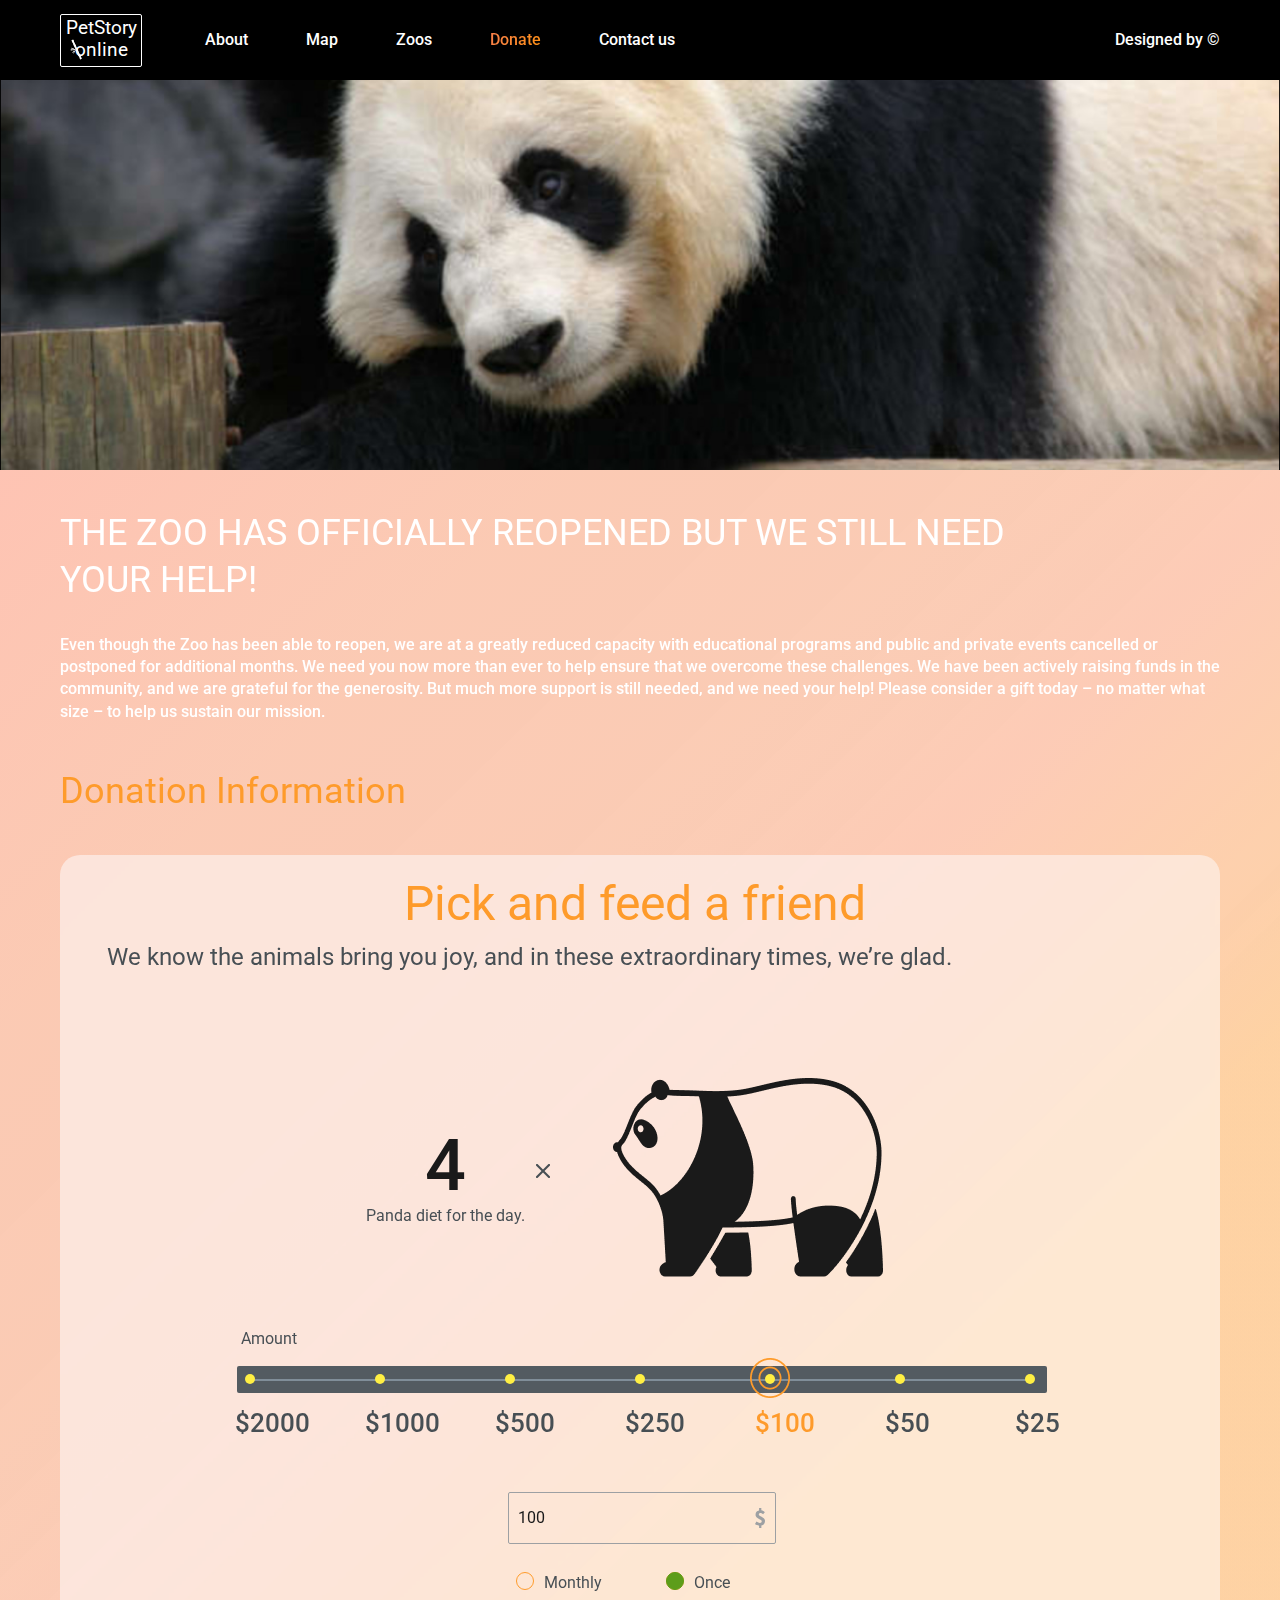
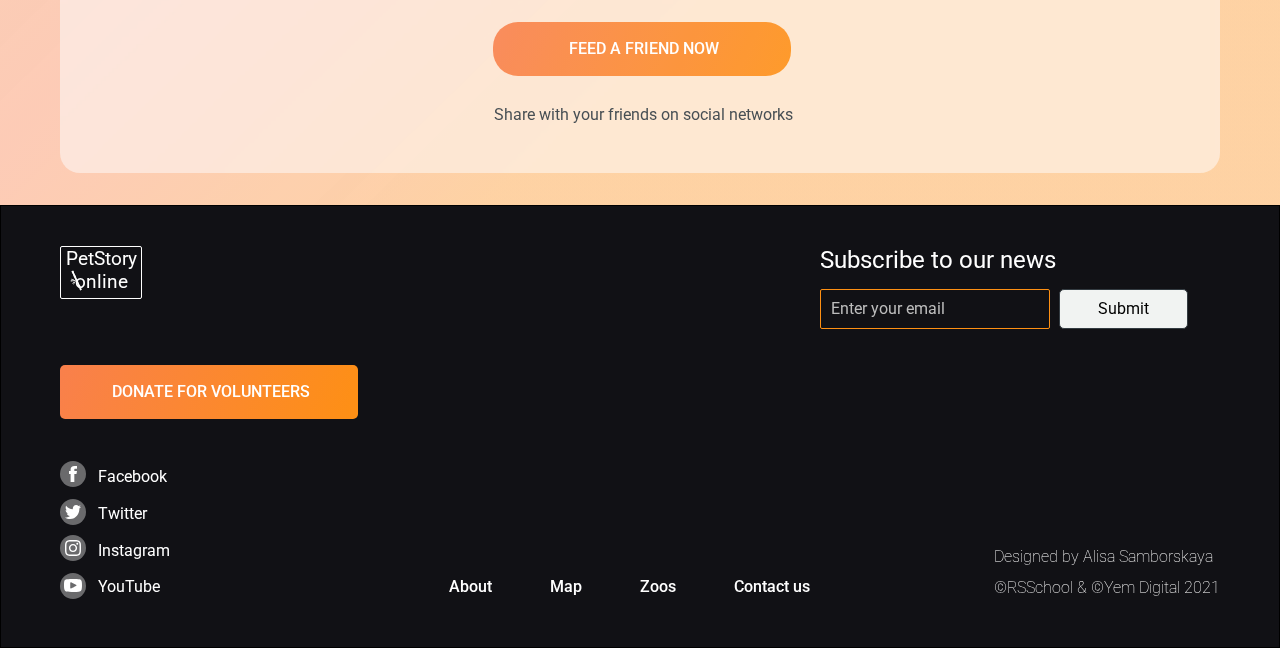
<file: pages/donate/index.html>
<!DOCTYPE html>
<html lang="en">

<head>
    <meta charset="UTF-8">
    <meta http-equiv="X-UA-Compatible" content="IE=edge">
    <meta name="viewport" content="width=device-width, initial-scale=1.0">
    <title>Online-zoo</title>
    <link rel="shortcut icon" href="../../assets/icons/panda_icon.svg" type="image/x-icon">
    <link rel="preconnect" href="https://fonts.googleapis.com">
    <link rel="preconnect" href="https://fonts.gstatic.com" crossorigin>
    <link href="https://fonts.googleapis.com/css2?family=Roboto:wght@300;400;500;700&display=swap" rel="stylesheet">
    <link rel="stylesheet" href="../../assets/styles/normalize.css">
    <link rel="stylesheet" href="../main/style.css">
    <link rel="stylesheet" href="../donate/style.css">
</head>

<body>
    <div class="shadow"></div>
    <header class="header">
        <div class="wrapper header__wrapper">
            <h1 class="visually-hidden">PetStory Online</h1>
            <div class="header__logo logo__container">
                <a class="logo" href="../main/index.html">
                    <p class="logo__text">PetStory online</p>
                    <img class="logo__img" src="../../assets/icons/logo_bamboo.svg" alt="">
                </a>
            </div>
            <nav class="navigation header__navigation">
                <ul class="navigation__list">
                    <li class="navigation__item"><a class="navigation__link" href="../main/index.html">About</a>
                    </li>
                    <li class="navigation__item"><a class="navigation__link" href="#">Map</a></li>
                    <li class="navigation__item"><a class="navigation__link" href="#">Zoos</a></li>
                    <li class="navigation__item"><a class="navigation__link navigation__link_active"
                            href="#">Donate</a></li>
                    <li class="navigation__item"><a class="navigation__link" href="#">Contact us</a></li>
                </ul>
                <div class="navigation__link_end">
                    <a class="navigation__link"
                        href="https://www.figma.com/file/ypzT9idgAILaSRVRmDAJxn/online-zoo-3-weeks"
                        target="_blank">Designed
                        by ©</a>
                </div>
            </nav>
            <div class="hamburger header__hamburger hamburger__open">
                <span class="hamburger__line"></span>
            </div>
        </div>
        <div class="wrapper burger__menu">
            <div class="header__logo logo__container">
                <a class="logo" href="../main/index.html">
                    <p class="logo__text">PetStory online</p>
                    <img class="logo__img" src="../../assets/icons/logo_bamboo_burger.svg" alt="">
                </a>
            </div>
            <nav class="navigation header__navigation">
                <ul class="navigation__list">
                    <li class="navigation__item"><a class="navigation__link" href="../main/index.html">About</a>
                    </li>
                    <li class="navigation__item"><a class="navigation__link" href="#">Map</a></li>
                    <li class="navigation__item"><a class="navigation__link" href="#">Zoos</a></li>
                    <li class="navigation__item"><a class="navigation__link  navigation__link_active" href="#">Donate</a></li>
                    <li class="navigation__item"><a class="navigation__link" href="#">Contact us</a></li>
                </ul>
                <div class="navigation__link_end">
                    <a class="navigation__link"
                        href="https://www.figma.com/file/ypzT9idgAILaSRVRmDAJxn/online-zoo-3-weeks"
                        target="_blank">Designed
                        by ©</a>
                </div>
            </nav>
            <div class="hamburger header__hamburger hamburger__close">
                <img src="../../assets/images/x_icon_popup.png" alt="close menu">
            </div>
        </div>
    </header>
    <main>
        <section class="top">
            <div class="wrapper">
            </div>
        </section>
        <section class="pick-feed">
            <div class="wrapper wrapper__donate">
                <h3 class="pick-feed__title">THE ZOO HAS OFFICIALLY REOPENED BUT WE STILL NEED YOUR HELP!</h3>
                <p class="pick-feed__text">Even though the Zoo has been able to reopen, we are at a greatly reduced
                    capacity with educational
                    programs and public and private events cancelled or postponed for additional months. We need you now
                    more than ever to help ensure that we overcome these challenges. We have been actively raising funds
                    in the community, and we are grateful for the generosity. But much more support is still needed, and
                    we need your help! Please consider a gift today – no matter what size – to help us sustain our
                    mission.</p>
                <p class="pick-feed__caption">Donation Information</p>

                <div class="donate__wrapper">
                    <p class="donate__title">Pick and feed a friend</p>
                    <p class="donate__subtitle"> We know the animals bring you joy, and in these extraordinary
                        times, we’re glad.</p>
                    <div class="donate-diet">
                        <div class="donate-diet__day">
                            <p class="donate-diet__number">4</p>
                            <p class="donate-diet__text">Panda diet for the day.</p>
                        </div>
                        <div class="donate-diet__icon">
                        </div>
                        <div class="donate-diet__image">
                            <img src="../../assets/images/animals-widget.png" alt="Panda">
                        </div>
                    </div>

                    <form class="donate__form">
                        <div class="progress-bar">
                            <p class="progress-bar__title">Amount</p>
                            <div class="progress-bar__background">
                                <div class="progress-bar__line"></div>
                            </div>
                            <div class="progress-bar__scale">
                                <div class="progress-bar__container">
                                    <input class="progress-bar__input" type="radio" id="amount5000" name="amount"
                                        value="5000">
                                    <label class="progress-bar__label" for="amount5000">$5000</label>
                                </div>
                                <div class="progress-bar__container">
                                    <input class="progress-bar__input" type="radio" id="amount2000" name="amount"
                                        value="2000">
                                    <label class="progress-bar__label" for="amount2000">$2000</label>
                                </div>
                                <div class="progress-bar__container">
                                    <input class="progress-bar__input" type="radio" id="amount1000" name="amount"
                                        value="1000">
                                    <label class="progress-bar__label" for="amount1000">$1000</label>
                                </div>
                                <div class="progress-bar__container">
                                    <input class="progress-bar__input" type="radio" id="amount500" name="amount"
                                        value="500">
                                    <label class="progress-bar__label" for="amount500">$500</label>
                                </div>
                                <div class="progress-bar__container">
                                    <input class="progress-bar__input" type="radio" id="amount250" name="amount"
                                        value="250">
                                    <label class="progress-bar__label" for="amount250">$250</label>
                                </div>
                                <div class="progress-bar__container">
                                    <input class="progress-bar__input" type="radio" id="amount100" name="amount"
                                        value="100" checked>
                                    <label class="progress-bar__label" for="amount100">$100</label>
                                </div>
                                <div class="progress-bar__container">
                                    <input class="progress-bar__input" type="radio" id="amount50" name="amount"
                                        value="50">
                                    <label class="progress-bar__label" for="amount50">$50</label>
                                </div>
                                <div class="progress-bar__container">
                                    <input class="progress-bar__input" type="radio" id="amount25" name="amount"
                                        value="25">
                                    <label class="progress-bar__label" for="amount25">$25</label>
                                </div>
                            </div>
                        </div>

                        <label class="amount donate__amount">
                            <input class="donate__input"  type="number" id="another-amount" placeholder="Another amount"
                            min="0" max="9999" title="Значение должно быть меньше или равно 9999">
                        </label>

                        <div class="options donate__options">
                            <div class="options__item">
                                <input class="options__input" type="radio" id="monthly" name="spacing">
                                <label class="options__label" for="monthly">Monthly</label>
                            </div>
                            <div class="options__item">
                                <input class="options__input" type="radio" id="once" name="spacing" checked>
                                <label class="options__label" for="once">Once</label>
                            </div>
                        </div>

                        <div class="pick-feed__button">
                            <button class="button button_bordered"><a class="button__link" href="../donate/index.html"
                                    target="_blank">Feed a friend now</a></button>
                        </div>
                    </form>
                    <p class="pick-feed__social">Share with your friends on social networks </p>
                </div>
            </div>
        </section>
    </main>

    <footer class="footer">
        <div class="wrapper">
            <div class="footer__header">
                <div class="footer__logo logo__container logo__container_footer">
                    <a class="logo" href="../main/index.html">
                        <p class="logo__text logo__text_footer">PetStory online</p>
                        <img class="logo__img logo__img_footer" src="../../assets/icons/logo_bamboo.svg" alt="">
                    </a>
                </div>
                <form class="subscribe" id="subscribe">
                    <p class="subscribe__title">Subscribe to our news</p>
                    <input class="subscribe__input" type="email" placeholder="Enter your email" required>
                    <button class="subscribe__button" type="submit">Submit</button>
                </form>
            </div>

            <div class="footer__button">
                <button class="button"><a class="button__link" href="../donate/index.html">donate for
                        volunteers</a></button>
            </div>

            <div class="footer__nav-wrap">
                <ul class="social footer__social">
                    <li class="social__item">
                        <a class="social__link" href="https://ru-ru.facebook.com/">
                            <span class="social__icon">
                                <span class="icon icon-facebook"></span>
                            </span>
                            <span class="social__text">Facebook</span>
                        </a>
                    </li>
                    <li class="social__item">
                        <a class="social__link" href="https://twitter.com/">
                            <span class="social__icon">
                                <span class="icon icon-twitter"></span>
                            </span>
                            <span class="social__text">Twitter</span>
                        </a>
                    </li>
                    <li class="social__item">
                        <a class="social__link" href="https://www.instagram.com/">
                            <span class="social__icon">
                                <span class="icon icon-instagram"></span>
                            </span>
                            <span class="social__text">Instagram</span>
                        </a>
                    </li>
                    <li class="social__item">
                        <a class="social__link" href="https://www.youtube.com/">
                            <span class="social__icon">
                                <span class="icon icon-YouTube"></span>
                            </span>
                            <span class="social__text">YouTube</span>
                        </a>
                    </li>
                </ul>
                <nav class="navigation footer__navigation footer__navigation_donate">
                    <ul class="navigation__list">
                        <li class="navigation__item navigation__item_footer"><a class="navigation__link"
                                href="../main/index.html">About</a>
                        </li>
                        <li class="navigation__item navigation__item_footer"><a class="navigation__link" href="#"
                                onclick="return false;">Map</a></li>
                        <li class="navigation__item navigation__item_footer"><a class="navigation__link" href="#"
                                onclick="return false;">Zoos</a></li>
                        <li class="navigation__item navigation__item_footer"><a class="navigation__link" href="#"
                                onclick="return false;">Contact us</a></li>
                    </ul>
                </nav>
                <div class="copyrigh">
                    <p class="copyrigh__text"><a href="https://github.com/nataliyasamkevich" target="_blank">Designed by
                            Alisa Samborskaya</a></p>
                    <p class="copyrigh__text"><a href="https://rs.school/" target="_blank">©RSSchool & ©Yem Digital
                            2021</a></p>
                </div>
            </div>
        </div>
    </footer>
    <script src="../../pages/donate/script.js"></script>
</body>

</html>
</file>
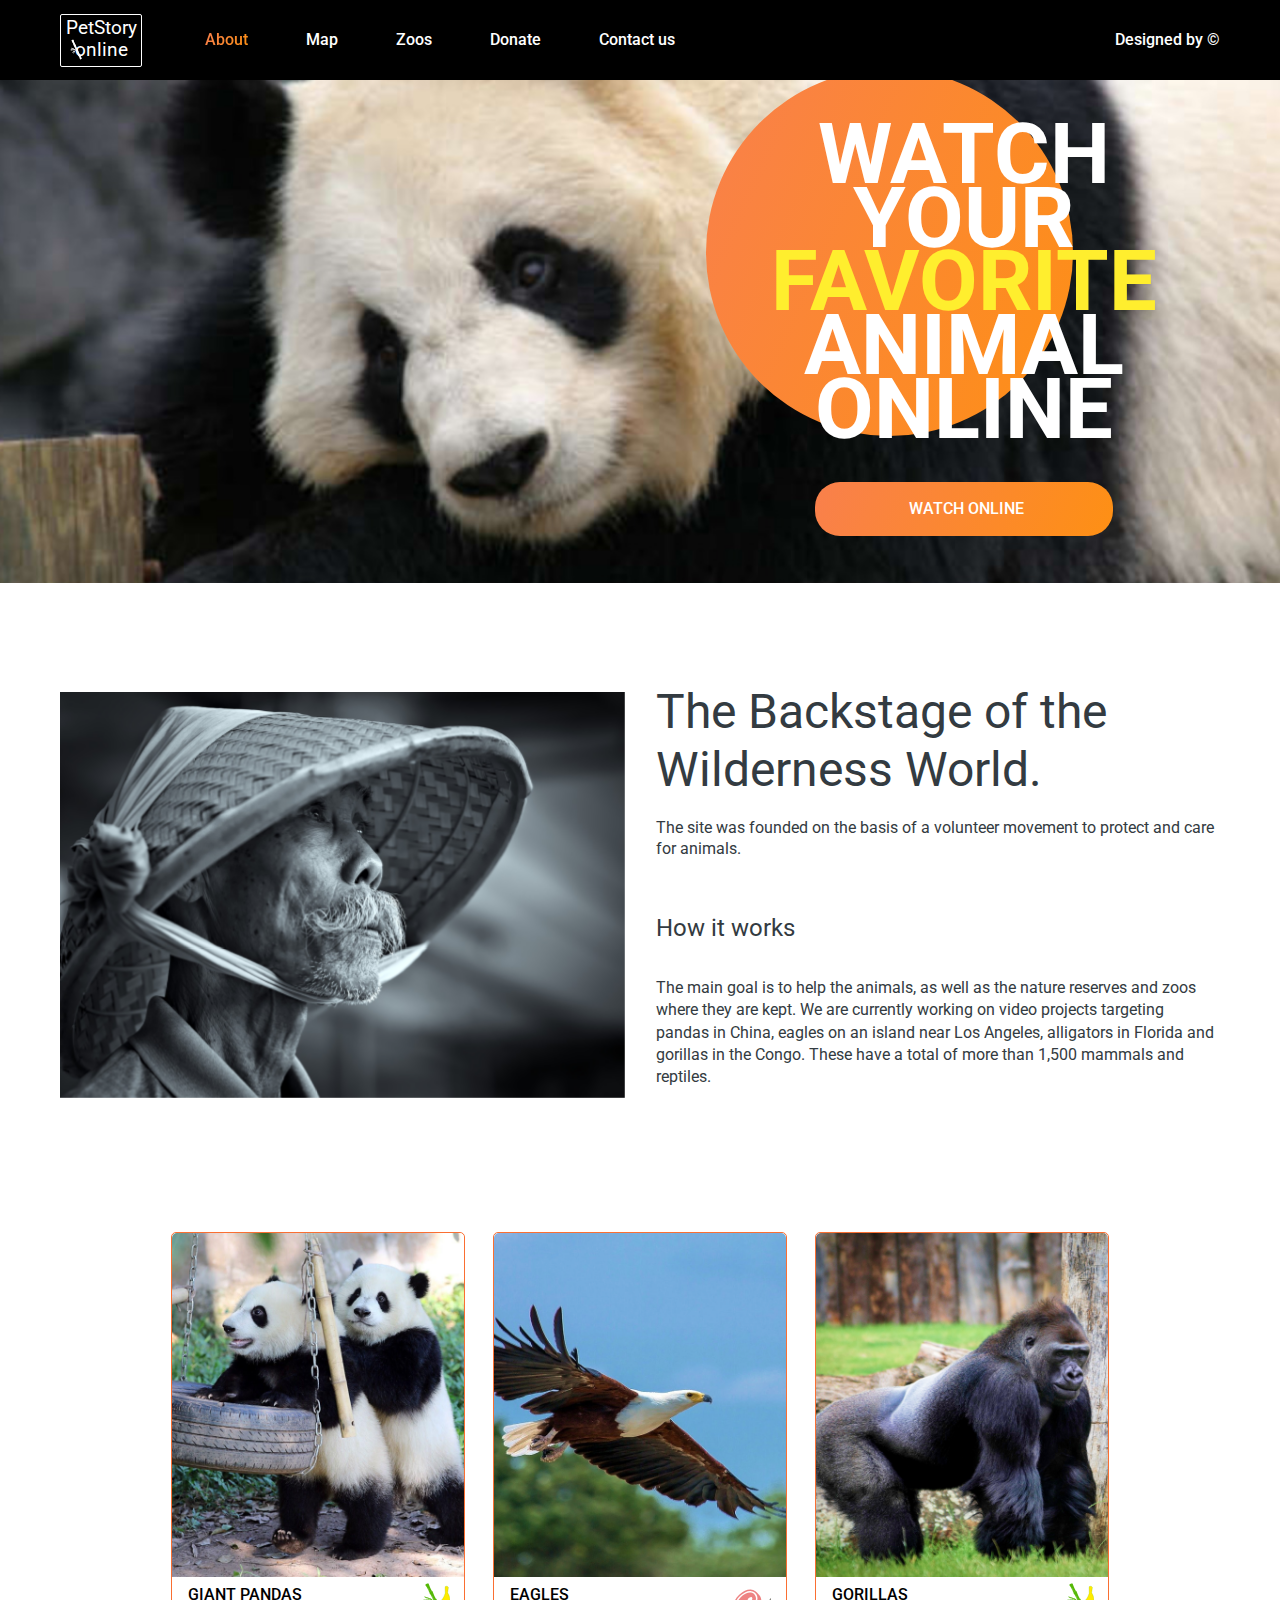
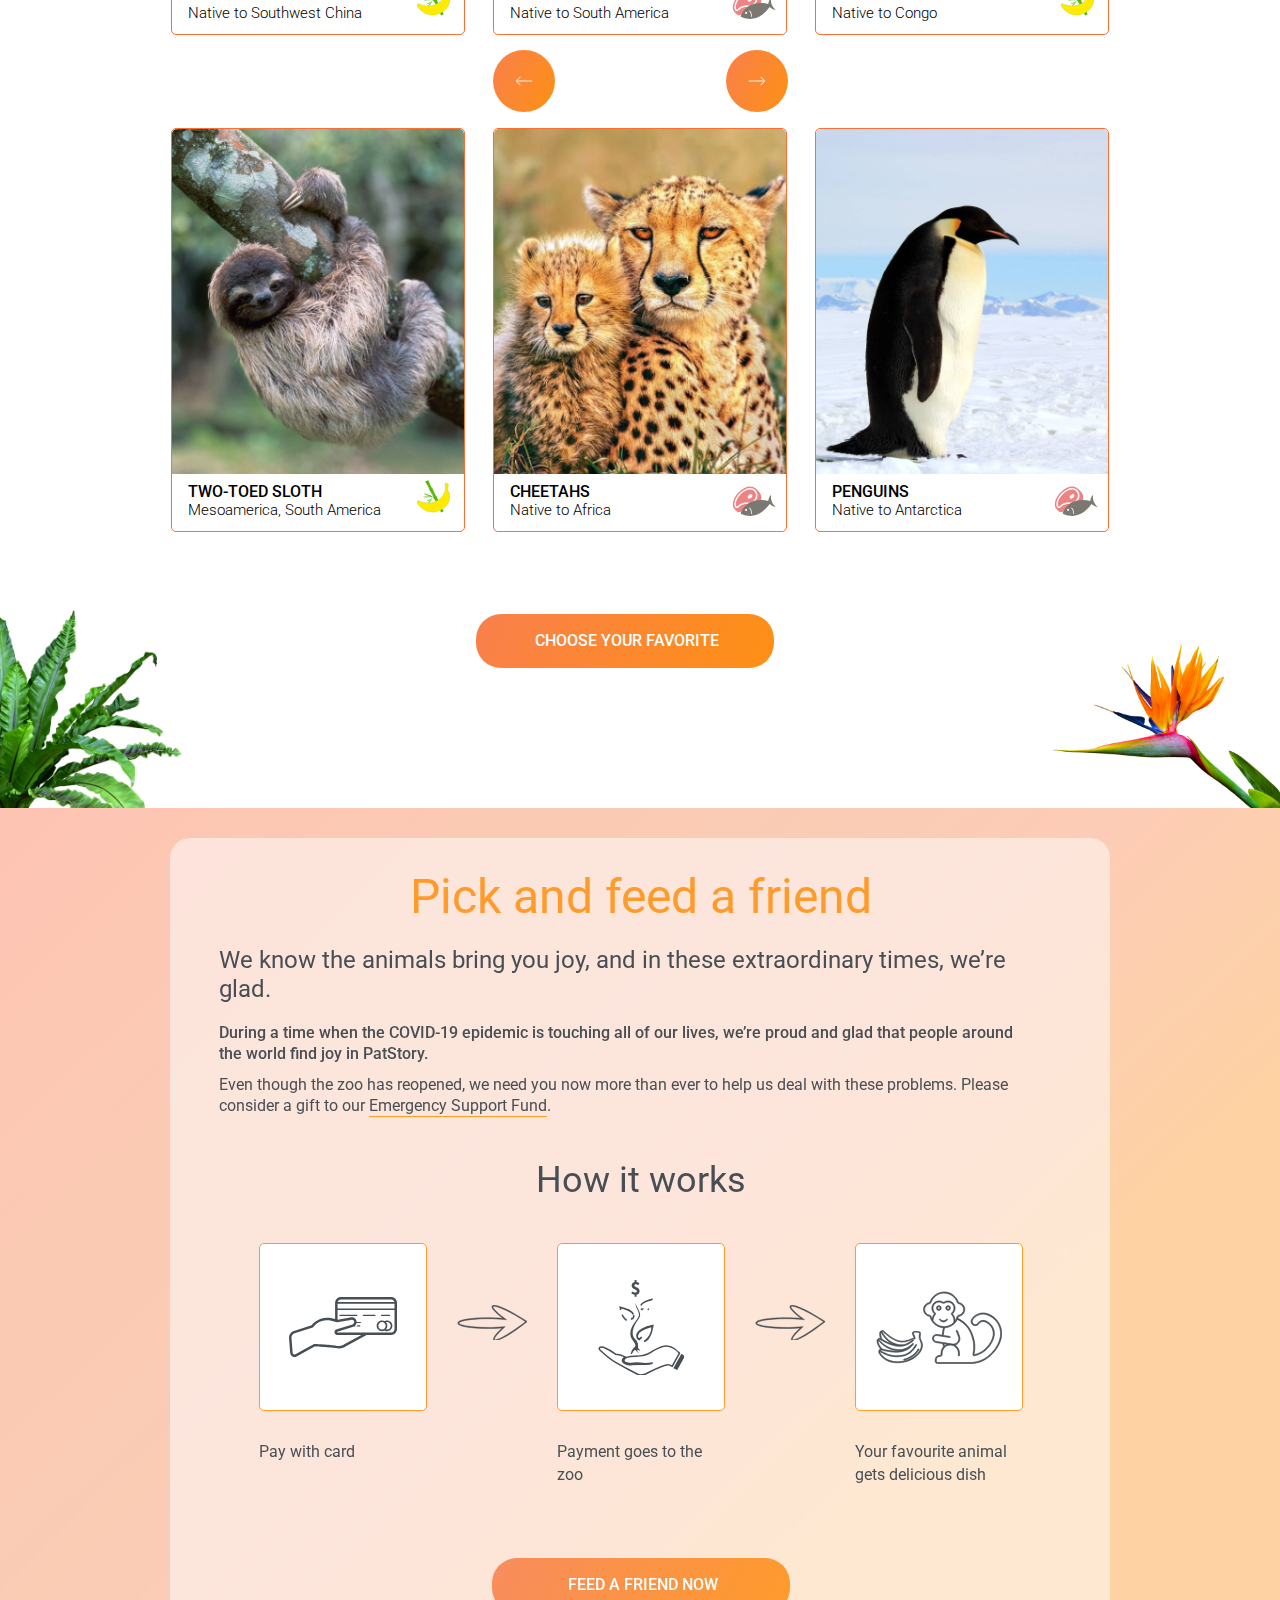
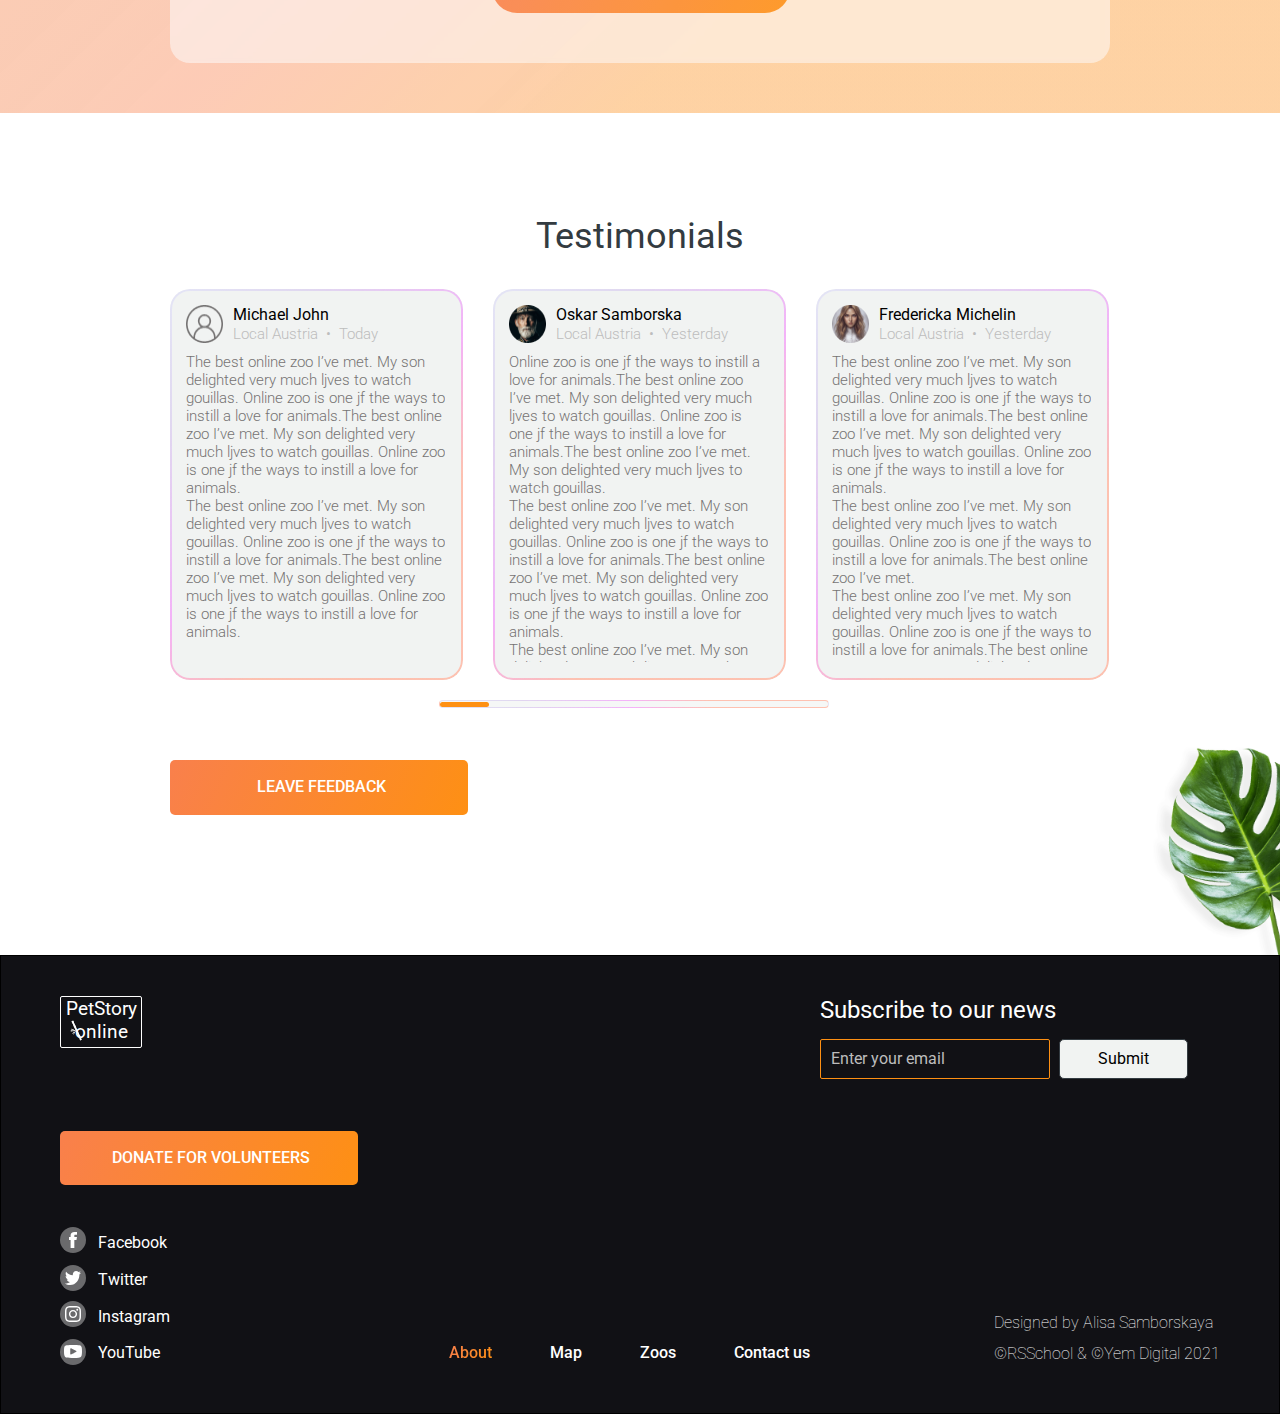
<file: pages/main/index.html>
<head>
  <meta charset="UTF-8">
  <meta http-equiv="X-UA-Compatible" content="IE=edge">
  <meta name="viewport" content="width=device-width, initial-scale=1.0">
  <title>Online-zoo</title>
  <link rel="shortcut icon" href="../../assets/icons/panda_icon.svg" type="image/x-icon">
  <link rel="preconnect" href="https://fonts.googleapis.com">
  <link rel="preconnect" href="https://fonts.gstatic.com" crossorigin>
  <link href="https://fonts.googleapis.com/css2?family=Roboto:wght@300;400;500;600;700&display=swap" rel="stylesheet">
  <link rel="stylesheet" href="../../assets/styles/normalize.css">
  <link rel="stylesheet" href="../main/style.css">
  <!-- Google tag (gtag.js) -->
<script async src="https://www.googletagmanager.com/gtag/js?id=G-PN516ZV8GS"></script>
<script>
  window.dataLayer = window.dataLayer || [];
  function gtag(){dataLayer.push(arguments);}
  gtag('js', new Date());

  gtag('config', 'G-PN516ZV8GS');
</script>
  <!-- Google Tag Manager -->
<script>(function(w,d,s,l,i){w[l]=w[l]||[];w[l].push({'gtm.start':
new Date().getTime(),event:'gtm.js'});var f=d.getElementsByTagName(s)[0],
j=d.createElement(s),dl=l!='dataLayer'?'&l='+l:'';j.async=true;j.src=
'https://www.googletagmanager.com/gtm.js?id='+i+dl;f.parentNode.insertBefore(j,f);
})(window,document,'script','dataLayer','GTM-5NTPS3J');</script>
<!-- End Google Tag Manager -->
</head>

<body>
  <!-- Google Tag Manager (noscript) -->
<noscript><iframe src="https://www.googletagmanager.com/ns.html?id=GTM-5NTPS3J"
height="0" width="0" style="display:none;visibility:hidden"></iframe></noscript>
<!-- End Google Tag Manager (noscript) -->
  <div class="shadow"></div>
  <header class="header">
    <div class="wrapper header__wrapper">
      <h1 class="visually-hidden">PetStory Online</h1>
      <div class="header__logo logo__container">
        <a class="logo" href="../main/index.html">
          <p class="logo__text">PetStory online</p>
          <img class="logo__img" src="../../assets/icons/logo_bamboo.svg" alt="">
        </a>
      </div>
      <nav class="navigation header__navigation">
        <ul class="navigation__list">
          <li class="navigation__item"><a class="navigation__link navigation__link_active" href="#">About</a>
          </li>
          <li class="navigation__item"><a class="navigation__link" href="#">Map</a></li>
          <li class="navigation__item"><a class="navigation__link" href="#">Zoos</a></li>
          <li class="navigation__item"><a class="navigation__link" href="../donate/index.html">Donate</a></li>
          <li class="navigation__item"><a class="navigation__link" href="#">Contact us</a></li>
        </ul>
        <div class="navigation__link_end">
          <a class="navigation__link" href="#"
            target="_blank">Designed by ©</a>
        </div>
      </nav>
      <div class="hamburger header__hamburger hamburger__open">
        <span class="hamburger__line"></span>
      </div>
    </div>
    <div class="wrapper burger__menu">
      <div class="header__logo logo__container">
        <a class="logo" href="../main/index.html">
          <p class="logo__text">PetStory online</p>
          <img class="logo__img" src="../../assets/icons/logo_bamboo_burger.svg" alt="">
        </a>
      </div>
      <nav class="navigation header__navigation">
        <ul class="navigation__list">
          <li class="navigation__item"><a class="navigation__link navigation__link_active" href="#">About</a>
          </li>
          <li class="navigation__item"><a class="navigation__link" href="#">Map</a></li>
          <li class="navigation__item"><a class="navigation__link" href="#">Zoos</a></li>
          <li class="navigation__item"><a class="navigation__link" href="../donate/index.html">Donate</a></li>
          <li class="navigation__item"><a class="navigation__link" href="#">Contact us</a></li>
        </ul>
        <div class="navigation__link_end">
          <a class="navigation__link" href="https://www.figma.com/file/ypzT9idgAILaSRVRmDAJxn/online-zoo-3-weeks"
            target="_blank">Designed
            by ©</a>
        </div>
      </nav>
      <div class="hamburger header__hamburger hamburger__close">
        <img src="../../assets/images/x_icon_popup.png" alt="close menu">
      </div>
    </div>
  </header>
  <main>
    <section class="watch">
      <div class="wrapper watch__wrapper">
        <div class="watch__block">
          <p class="watch__title">Watch your <span>favorite</span> animal online</p>
        </div>
        <div class="watch__button">
          <button class="button button_bordered"><a class="button__link" href="#">watch
              online</a></button>
        </div>
      </div>
    </section>
    <section class="backstage">
      <div class="wrapper backstage__wrapper">
        <img class="backstage__image" src="../../assets/images/BambooCap.png" alt="Bamboo cap">
        <div class="backstage__content">
          <h2 class="backstage__title">The Backstage of the Wilderness World.</h2>
          <p class="backstage__text backstage__text_line">The site was founded on the basis of a volunteer
            movement to protect and
            care for animals.</p>
          <p class="backstage__subtitle">How it works</p>
          <p class="backstage__text">The main goal is to help the animals, as well as the
            nature reserves and zoos where they are kept. We are currently working on video projects
            targeting pandas in China, eagles on an island near Los Angeles, alligators in Florida and
            gorillas in the Congo. These have a total of more than 1,500 mammals and reptiles.</p>
        </div>
      </div>
    </section>
    <section class="pets">
      <div class="arrow__container">
        <button class="arrow arrow__prev">
          <svg width="18" height="10" viewBox="0 0 18 10" fill="none" xmlns="http://www.w3.org/2000/svg">
            <path
              d="M5.00179 9.10745L5.10646 9.2094L5.21112 9.10745L5.35128 8.97092L5.46159 8.86347L5.35128 8.75602L1.74841 5.24656L17 5.24656H17.15V5.09656V4.90344V4.75344H17L1.74878 4.75344L5.35129 1.24398L5.46158 1.13653L5.35128 1.02909L5.21112 0.892552L5.10646 0.790595L5.00179 0.892553L0.895334 4.89275L0.785027 5.0002L0.895338 5.10764L5.00179 9.10745Z"
              fill="white" stroke="white" stroke-width="0.3" />
          </svg>
        </button>
        <button class="arrow arrow__next">
          <svg width="18" height="10" viewBox="0 0 18 10" fill="none" xmlns="http://www.w3.org/2000/svg">
            <path
              d="M12.9982 0.892548L12.8935 0.7906L12.7889 0.892552L12.6487 1.02908L12.5384 1.13653L12.6487 1.24398L16.2516 4.75344H1H0.85V4.90344V5.09656V5.24656H1H16.2512L12.6487 8.75602L12.5384 8.86347L12.6487 8.97091L12.7889 9.10745L12.8935 9.2094L12.9982 9.10745L17.1047 5.10725L17.215 4.9998L17.1047 4.89236L12.9982 0.892548Z"
              fill="white" stroke="white" stroke-width="0.3" />
          </svg>
        </button>
      </div>
      <div class="wrapper pets__wrapper">
        <div class="pets__carousel">
          <div class="cards__layout active"></div>
          <div class="cards__layout"></div>
          <div class="cards__layout"></div>
        </div>
        <div class="pets__button">
          <button class="button button_bordered"><a class="button__link" href="#map">choose your
              favorite</a></button>
        </div>
      </div>
    </section>
    <section class="friend">
      <div class="friend__wrapper">
        <div class="friend__container">
          <div class="friend__content">
            <h2 class="friend__title">Pick and feed a friend</h2>
            <p class="friend__subtitle"> We know the animals bring you joy, and in these extraordinary
              times, we’re glad.</p>
            <p class="friend__desc">During a time when the COVID-19 epidemic is touching all of our lives,
              we’re
              proud and glad that
              people around the world find joy in PatStory.</p>
            <p class="friend__text">Even though the zoo has reopened, we need you now more than ever to help
              us deal with these problems. Please consider a gift to our <a class="friend__link"
                href="../donate/index.html">Emergency Support Fund.</a></p>
          </div>
          <h3 class="friend___caption">How it works</h3>
          <div class="friend__col">
            <div class="instruction">
              <span class="icon-square">
                <span class="ico_pay"></span>
              </span>
              <p class="instruction__description">Pay with card</p>
            </div>
            <div class="instruction">
              <span class="icon-square">
                <span class="ico_zoo"></span>
              </span>
              <p class="instruction__description">Payment goes to the zoo</p>
            </div>
            <div class="instruction">
              <span class="icon-square">
                <span class="ico_monkey"></span>
              </span>
              <p class="instruction__description">Your favourite animal gets delicious dish</p>
            </div>
          </div>
          <div class="friend__button">
            <button class="button button_bordered"><a class="button__link" href="#" onclick="return false;">Feed a
                friend now</a></button>
          </div>
        </div>
      </div>
    </section>
    <section class="testimonials">
      <div class="wrapper testimonials__wrapper">
        <h3 class="testimonials__title">Testimonials</h3>
        <div class="testimonials__container">
          <div class="feedback" id="0">
            <div class="feedback__header">
              <img class="feedback__image" src="../../assets/images/user_icon1.png" alt="user-photo">
              <div class="feedback__info">
                <p class="feedback__title">Michael John</p>
                <p class="feedback__desc">Local Austria&ensp;•&ensp;Today</p>
              </div>
            </div>
            <p class="feedback__text">
              The best online zoo I’ve met. My son delighted very much ljves to
              watch gouillas. Online zoo is one jf the ways to instill a love for animals.The best online
              zoo I’ve met. My son delighted very much ljves to watch gouillas. Online zoo is one jf the
              ways to instill a love for animals. <br> The best online zoo I’ve met. My son delighted very
              much ljves to watch gouillas. Online zoo
              is one jf the ways to instill a love for animals.The best online zoo I’ve met. My son
              delighted very much ljves to watch gouillas. Online zoo is one jf the ways to instill a love
              for animals.
            </p>
          </div>
          <div class="feedback" id="1">
            <div class="feedback__header">
              <img class="feedback__image" src="../../assets/images/user_icon2.png" alt="user-photo">
              <div class="feedback__info">
                <p class="feedback__title">Oskar Samborska</p>
                <p class="feedback__desc">Local Austria&ensp;•&ensp;Yesterday</p>
              </div>
            </div>
            <p class="feedback__text">
              Online zoo is one jf the ways to instill a love for animals.The best online zoo I’ve met. My son delighted
              very much ljves to watch gouillas. Online zoo is one jf the ways to instill a love for animals.The best
              online zoo I’ve met. My son delighted very much ljves to watch gouillas.
              <br>
              The best online zoo I’ve met. My son delighted very much ljves to watch gouillas. Online zoo is one jf the
              ways to instill a love for animals.The best online zoo I’ve met. My son delighted very much ljves to watch
              gouillas. Online zoo is one jf the ways to instill a love for animals.
              <br>
              The best online zoo I’ve met. My son delighted very much ljves to watch gouillas. Online zoo is one jf the
              ways to instill a love for animals.The best online zoo I’ve met. My son delighted very much ljves to watch
              gouillas. Online zoo is one jf the ways to instill a love for animals.
            </p>
          </div>
          <div class="feedback" id="2">
            <div class="feedback__header">
              <img class="feedback__image" src="../../assets/images/user_icon3.png" alt="user-photo">
              <div class="feedback__info">
                <p class="feedback__title">Fredericka Michelin</p>
                <p class="feedback__desc">Local Austria&ensp;•&ensp;Yesterday</p>
              </div>
            </div>
            <p class="feedback__text">
              The best online zoo I’ve met. My son delighted very much ljves to watch gouillas. Online zoo
              is one jf the ways to instill a love for animals.The best online zoo I’ve met. My son
              delighted very much ljves to watch gouillas. Online zoo is one jf the ways to instill a love
              for animals.
              <br> The best online zoo I’ve met. My son delighted very much ljves to watch gouillas.
              Online zoo is one jf the ways to instill a love for animals.The best online zoo I’ve met.
              <br> The best online zoo I’ve met. My son delighted very much ljves to watch gouillas.
              Online zoo is one jf the ways to instill a love for animals.The best online zoo I’ve met. My
              son delighted very much ljves to watch gouillas. Online zoo is one jf the ways to instill a
              love for animals.
            </p>
          </div>
          <div class="feedback" id="3">
            <div class="feedback__header">
              <img class="feedback__image" src="../../assets/images/user_icon4.png" alt="user-photo">
              <div class="feedback__info">
                <p class="feedback__title">Mila Riksha</p>
                <p class="feedback__desc">Local Austria&ensp;•&ensp;Yesterday</p>
              </div>
            </div>
            <p class="feedback__text">
              My son delighted very much ljves to watch gouillas. Online zoo is one jf the ways to instill
              a love for animals.The best online zoo I’ve met. My son delighted very much ljves to watch
              gouillas. Online zoo is one jf the ways to instill a love for animals.The best online zoo
              I’ve met. My son delighted very much ljves to watch gouillas. Online zoo is one jf the ways
              to instill a love for animals.The best online zoo I’ve met. My son delighted very much ljves
              to watch gouillas.
              <br> The best online zoo I’ve met. My son delighted very much ljves to watch gouillas.
              Online zoo is one jf the ways to instill a love for animals.The best online zoo I’ve met. My
              son delighted very much ljves to watch gouillas. Online zoo is one jf the ways to instill a
              love for animals.
            </p>
          </div>
          <div class="feedback" id="4">
            <div class="feedback__header">
              <img class="feedback__image" src="../../assets/images/user_icon5.png" alt="user-photo">
              <div class="feedback__info">
                <p class="feedback__title">Kirill Rybasov</p>
                <p class="feedback__desc">Local Austria&ensp;•&ensp;Yesterday</p>
              </div>
            </div>
            <p class="feedback__text">
              Online zoo is one jf the ways to instill a love for animals.The best online zoo I’ve met. My
              son delighted very much ljves to watch gouillas. Online zoo is one jf the ways to instill a
              love for animals.The best online zoo I’ve met. My son delighted very much ljves to watch
              gouillas.
              <br> The best online zoo I’ve met. My son delighted very much ljves to watch gouillas.
              Online zoo is one jf the ways to instill a love for animals.The best online zoo I’ve met. My
              son delighted very much ljves to watch gouillas. Online zoo is one jf the ways to instill a
              love for animals.
            </p>
          </div>
          <div class="feedback" id="5">
            <div class="feedback__header">
              <img class="feedback__image" src="../../assets/images/user_icon1.png" alt="user-photo">
              <div class="feedback__info">
                <p class="feedback__title">Tom Cruise</p>
                <p class="feedback__desc">USA&ensp;•&ensp;2 days ago</p>
              </div>
            </div>
            <p class="feedback__text">
              The best online zoo I’ve met. My son delighted very much ljves to
              watch gouillas. Online zoo is one jf the ways to instill a love for animals.The best online
              zoo I’ve met. My son delighted very much ljves to watch gouillas. Online zoo is one jf the
              ways to instill a love for animals. <br> The best online zoo I’ve met. My son delighted very
              much ljves to watch gouillas. Online zoo
              is one jf the ways to instill a love for animals.The best online zoo I’ve met. My son
              delighted very much ljves to watch gouillas. Online zoo is one jf the ways to instill a love
              for animals.
            </p>
          </div>
          <div class="feedback" id="6">
            <div class="feedback__header">
              <img class="feedback__image" src="../../assets/images/user_icon4.png" alt="user-photo">
              <div class="feedback__info">
                <p class="feedback__title">Diane Kruger</p>
                <p class="feedback__desc">Germany&ensp;•&ensp;Yesterday</p>
              </div>
            </div>
            <p class="feedback__text">
              Online zoo is one jf the ways to instill a love for animals.The best
              online zoo I’ve met. My son delighted very much ljves to watch gouillas. Online zoo is one
              jf the ways to instill a love for animals.The best online zoo I’ve met. My son delighted
              very much ljves to watch gouillas. <br> The best online zoo I’ve met. My son delighted very
              much ljves to watch gouillas. Online zoo is one jf the ways to instill a love for
              animals.The best online zoo I’ve met. My son delighted very much ljves to watch gouillas.
              Online zoo is one jf the ways to instill a love for animals. <br> The best online zoo I’ve
              met. My son delighted very much ljves to watch gouillas. Online zoo
              is one jf the ways to instill a love for animals.The best online zoo I’ve met. My son
              delighted very much ljves to watch gouillas. Online zoo is one jf the ways to instill a love
              for animals.
            </p>
          </div>
          <div class="feedback" id="7">
            <div class="feedback__header">
              <img class="feedback__image" src="../../assets/images/user_icon2.png" alt="user-photo">
              <div class="feedback__info">
                <p class="feedback__title">Jack Nicholson</p>
                <p class="feedback__desc">USA&ensp;•&ensp;Yesterday</p>
              </div>
            </div>
            <p class="feedback__text">
              The best online zoo I’ve met. My son delighted very much ljves to watch gouillas. Online zoo
              is one jf the ways to instill a love for animals.The best online zoo I’ve met. My son
              delighted very much ljves to watch gouillas. Online zoo is one jf the ways to instill a love
              for animals.
              <br> The best online zoo I’ve met. My son delighted very much ljves to watch gouillas.
              Online zoo is one jf the ways to instill a love for animals.The best online zoo I’ve met.
              <br> The best online zoo I’ve met. My son delighted very much ljves to watch gouillas.
              Online zoo is one jf the ways to instill a love for animals.The best online zoo I’ve met. My
              son delighted very much ljves to watch gouillas. Online zoo is one jf the ways to instill a
              love for animals.
            </p>
          </div>
          <div class="feedback" id="8">
            <div class="feedback__header">
              <img class="feedback__image" src="../../assets/images/user_icon4.png" alt="user-photo">
              <div class="feedback__info">
                <p class="feedback__title">Mila Riksha</p>
                <p class="feedback__desc">Local Austria&ensp;•&ensp;Yesterday</p>
              </div>
            </div>
            <p class="feedback__text">
              My son delighted very much ljves to watch gouillas. Online zoo is one jf the ways to instill
              a love for animals.The best online zoo I’ve met. My son delighted very much ljves to watch
              gouillas. Online zoo is one jf the ways to instill a love for animals.The best online zoo
              I’ve met. My son delighted very much ljves to watch gouillas. Online zoo is one jf the ways
              to instill a love for animals.The best online zoo I’ve met. My son delighted very much ljves
              to watch gouillas.
              <br> The best online zoo I’ve met. My son delighted very much ljves to watch gouillas.
              Online zoo is one jf the ways to instill a love for animals.The best online zoo I’ve met. My
              son delighted very much ljves to watch gouillas. Online zoo is one jf the ways to instill a
              love for animals.
            </p>
          </div>
          <div class="feedback" id="9">
            <div class="feedback__header">
              <img class="feedback__image" src="../../assets/images/user_icon4.png" alt="user-photo">
              <div class="feedback__info">
                <p class="feedback__title">Oskar Samborska</p>
                <p class="feedback__desc">Local Austria&ensp;•&ensp;Yesterday</p>
              </div>
            </div>
            <p class="feedback__text">
              Online zoo is one jf the ways to instill a love for animals.The best online zoo I’ve met. My
              son delighted very much ljves to watch gouillas. Online zoo is one jf the ways to instill a
              love for animals.The best online zoo I’ve met. My son delighted very much ljves to watch
              gouillas.
              <br> The best online zoo I’ve met. My son delighted very much ljves to watch gouillas.
              Online zoo is one jf the ways to instill a love for animals.The best online zoo I’ve met. My
              son delighted very much ljves to watch gouillas. Online zoo is one jf the ways to instill a
              love for animals.
            </p>
          </div>
          <div class="feedback" id="10">
            <div class="feedback__header">
              <img class="feedback__image" src="../../assets/images/user_icon5.png" alt="user-photo">
              <div class="feedback__info">
                <p class="feedback__title">David Smith</p>
                <p class="feedback__desc">Canada&ensp;•&ensp;Yesterday</p>
              </div>
            </div>
            <p class="feedback__text">
              Online zoo is one jf the ways to instill a love for animals.The best online zoo I’ve met. My
              son delighted very much ljves to watch gouillas. Online zoo is one jf the ways to instill a
              love for animals.The best online zoo I’ve met. My son delighted very much ljves to watch
              gouillas.
              <br> The best online zoo I’ve met. My son delighted very much ljves to watch gouillas.
              Online zoo is one jf the ways to instill a love for animals.The best online zoo I’ve met. My
              son delighted very much ljves to watch gouillas. Online zoo is one jf the ways to instill a
              love for animals.
            </p>
          </div>
        </div>
        <label class="testimonials__label" for="slider__testimonial">
          <input class="testimonials__input" type="range" min="0" max="7" step="1" value="0" id="slider__testimonial">
        </label>
        <div class="testimonials__button">
          <button class="button button__testimonials"><a class="button__link" href="#" onclick="return false;">leave
              feedback</a></button>
        </div>
      </div>
    </section>
    <div class="popup popup__wrapper">
      <div class="popup__container">
        <img class="feedback__close_popup" src="../../assets/images/x_icon_popup.png" alt="close popup">
        <div class="feedback feedback_popup">
          <div class="feedback__header feedback__header_popup">
            <img class="feedback__image feedback__image_popup">
            <div class="feedback__info">
              <p class="feedback__title feedback__title_popup"></p>
              <p class="feedback__desc feedback__desc_popup"></p>
            </div>
          </div>
          <p class="feedback__text feedback__text_popup"></p>
        </div>
      </div>
    </div>
  </main>
  <footer class="footer">
    <div class="wrapper">
      <div class="footer__header">
        <div class="footer__logo logo__container logo__container_footer">
          <a class="logo" href="../main/index.html">
            <p class="logo__text logo__text_footer">PetStory online</p>
            <img class="logo__img logo__img_footer" src="../../assets/icons/logo_bamboo.svg" alt="">
          </a>
        </div>
        <form class="subscribe" id="subscribe">
          <p class="subscribe__title">Subscribe to our news</p>
          <input class="subscribe__input" type="email" placeholder="Enter your email" required>
          <button class="subscribe__button" type="submit">Submit</button>
        </form>
      </div>

      <div class="footer__button">
        <button class="button"><a class="button__link" href="../donate/index.html">donate for
            volunteers</a></button>
      </div>

      <div class="footer__nav-wrap">
        <ul class="social footer__social">
          <li class="social__item">
            <a class="social__link" href="https://ru-ru.facebook.com/">
              <span class="social__icon">
                <span class="icon icon-facebook"></span>
              </span>
              <span class="social__text">Facebook</span>
            </a>
          </li>
          <li class="social__item">
            <a class="social__link" href="https://twitter.com/">
              <span class="social__icon">
                <span class="icon icon-twitter"></span>
              </span>
              <span class="social__text">Twitter</span>
            </a>
          </li>
          <li class="social__item">
            <a class="social__link" href="https://www.instagram.com/">
              <span class="social__icon">
                <span class="icon icon-instagram"></span>
              </span>
              <span class="social__text">Instagram</span>
            </a>
          </li>
          <li class="social__item">
            <a class="social__link" href="https://www.youtube.com/">
              <span class="social__icon">
                <span class="icon icon-YouTube"></span>
              </span>
              <span class="social__text">YouTube</span>
            </a>
          </li>
        </ul>
        <nav class="navigation footer__navigation">
          <ul class="navigation__list">
            <li class="navigation__item navigation__item_footer"><a class="navigation__link navigation__link_active"
                href="#">About</a>
            </li>
            <li class="navigation__item navigation__item_footer"><a class="navigation__link" href="#"
                onclick="return false;">Map</a></li>
            <li class="navigation__item navigation__item_footer"><a class="navigation__link" href="#"
                onclick="return false;">Zoos</a></li>
            <li class="navigation__item navigation__item_footer"><a class="navigation__link" href="#"
                onclick="return false;">Contact us</a></li>
          </ul>
        </nav>
        <div class="copyrigh">
          <p class="copyrigh__text"><a href="#" target="_blank">Designed by
              Alisa Samborskaya</a></p>
          <p class="copyrigh__text"><a href="https://rs.school/" target="_blank">©RSSchool & ©Yem Digital
              2021</a></p>
        </div>
      </div>
    </div>
  </footer>
  <script type="module" src="../main/script.js"></script>
</body>

</html>
</file>
<file: pages/main/style.css>
* {
    box-sizing: border-box;


}

html {
    font-size: 10px;
    scroll-behavior: smooth;
}

body {
    font-family: 'Roboto', sans-serif;
    font-style: normal;
    font-weight: 400;
    font-size: 1.6rem;
    line-height: 140%;

    color: #333B41;
}

.scroll {
    overflow-y: clip;
}

.wrapper {
    max-width: 1240px;
    margin: auto;
    padding: 0 40px;
}

.shadow {
    display: block;
    position: fixed;
    top: 0;
    left: 0;
    width: 100%;
    height: 100%;
    opacity: 0;
    visibility: hidden;
    transition: .5s ease-in-out;
    background: black;
}

.shadow_open {
    visibility: visible;
    opacity: 0.5;
    z-index: 2;
}

@media (max-width: 1000px) {
    .wrapper {
        max-width: 1000px;
        padding: 0 30px;
    }
}

@media (max-width: 640px) {
    .wrapper {
        max-width: 640px;
        padding: 0 20px;
    }
}

@media (max-width: 600px) {
    .wrapper {
        max-width: 600px;
        padding: 0 10px;
    }
}

@media (max-width: 320px) {
    .wrapper {
        max-width: 320px;
        padding: 0 10px;
    }
}

.visually-hidden {
    position: absolute;
    width: 1px;
    height: 1px;
    margin: -1px;
    border: 0;
    padding: 0;
    white-space: nowrap;
    clip-path: inset(100%);
    clip: rect(0 0 0 0);
    overflow: hidden;
}

/* ...................HEADER................... */

.header {
    position: relative;
    background: #000000;
    backdrop-filter: blur(2px);

    padding: 14px 0;
    z-index: 2;
}

.header__wrapper {
    display: flex;
    align-items: center;
    justify-content: space-between;
}

.header__logo {
    margin-right: 63px;
}

/* ....LOGO.... */

.logo__container {
    position: relative;
    width: 82px;
    height: 52px;
}

.logo__burger {
    display: none;
}

.logo {
    text-decoration: none;
}

.logo__text {
    font-size: 1.9rem;
    line-height: 120%;
    text-align: center;

    color: #FFFFFF;

    padding: 1.55px 4.75px 3.55px;
    border: 1px solid #FFFFFF;
    border-radius: 2px;
}

.logo__img {
    position: absolute;
    left: 10px;
    bottom: 6.5px;
}

/* ....NAVIGATION.... */

.header__navigation {
    width: 100%;
}

.navigation {
    display: flex;
}

.navigation__list {
    display: flex;
    align-items: center;
    list-style: none;
}

.navigation__item:not(:last-child) {
    margin-right: 58px;
}

.navigation__link_end {
    display: flex;
    justify-content: end;
    flex-grow: 1;
}

.navigation__link {
    font-weight: 500;
    text-decoration: none;
    color: #FFFFFF;
    transition: all 0.5s ease-out;
}

.navigation__link_active {
    background: linear-gradient(113.96deg, #F9804B 1.49%, #FE9013 101.44%);
    -webkit-background-clip: text;
    -webkit-text-fill-color: transparent;
    background-clip: text;
    cursor: default;
}

.navigation__link:hover {
    font-weight: 500;
    background: linear-gradient(113.96deg, #F9804B 1.49%, #FE9013 101.44%);
    -webkit-background-clip: text;
    -webkit-text-fill-color: transparent;
    background-clip: text;
}

/* ....HAMBURGER.... */

.header__hamburger {
    display: none;
}

.hamburger {
    position: relative;
    width: 18px;
    height: 10px;
}

.hamburger__line,
.hamburger__open:after,
.hamburger__open:before {
    content: "";
    position: absolute;
    width: 100%;
    height: 2px;
    background: #FFFFFF;
    border-radius: 2px;
}

.hamburger__line {
    top: calc(50% - 1px);
}

.hamburger__open:before {
    top: 0;
}

.hamburger__open:after {
    bottom: 0;
}

.burger__menu {
    display: none;
}

@media (max-width: 1000px) {
    .navigation__item:not(:last-child) {
        margin-right: 48px;
    }
}

@media (max-width: 768px) {
    .navigation__item:not(:last-child) {
        margin-right: 18px;
    }
}

@media (max-width: 640px) {
    .header {
        position: sticky;
        top: 0;
        width: 100%;
        padding: 2.29px 0 2.68px;
        height: 34px;
    }

    .logo__container {
        height: 29px;
        width: 46.9px;
    }

    .logo__text {
        font-size: 1.23rem;
        padding: 0;
        border: none;
    }

    .logo__img {
        height: 15.6px;
        width: 6.5px;
        left: 4px;
        top: 12.5px;
    }

    .header__hamburger {
        display: block;
    }

    .header__navigation {
        display: none;
    }

    /* ....BURGER.... */

    .burger__menu {
        display: block;
        transform: translateY(-100%);
        display: flex;
        flex-direction: column;
        align-items: flex-start;
        gap: 30px;
        width: 100%;
        position: absolute;
        top: 0;
        left: 0;
        flex-direction: column;
        align-items: flex-start;
        padding: 10px 10px 38px;
        background-color: #ffffff;

        opacity: 0;
        visibility: hidden;
        pointer-events: none;

        z-index: 2;
        transition: all 0.5s ease-in-out;
    }

    .burger__menu_open {
        transform: translateY(0);
        opacity: 1;
        visibility: visible;
        pointer-events: all;
    }

    .burger__menu .logo__container {
        display: block;
        width: 65.6px;
        height: 41.6px;
        z-index: 2;
    }

    .burger__menu .logo__text {
        font-size: 1.52rem;
        line-height: 120%;
        text-align: center;
        color: #fe9013;
        padding: 1.55px 3.75px 1.55px;
        border: 0.8px solid #FE9013;
        border-radius: 2px;
    }

    .burger__menu .logo__img {
        width: 10.6px;
        height: 14.8px;
        left: 8px;
        top: 19px;
    }

    .burger__menu .header__navigation {
        display: block;
        display: flex;
        flex-wrap: wrap;
        flex-direction: column;
        align-items: flex-start;
    }

    .burger__menu .navigation__list {
        flex-direction: column;
        align-items: flex-start;
    }

    .burger__menu .navigation__item {
        margin-right: 0;
        margin-bottom: 15px;
    }

    .burger__menu .navigation__link {
        color: #333B41;
    }

    .hamburger__close {
        display: block;
        position: absolute;
        right: 20px;
        top: 12px;
        cursor: pointer;
    }
}


/* ...................WATCH................... */

.watch {
    padding: 86px 0 100px;
    background: url(../../assets/images/GiantPanda.png) no-repeat center;
    background-position: center -80px;
    background-size: 100%;
}

.watch__wrapper {
    display: flex;
    flex-direction: column;
    align-items: flex-end;
}

.watch__block {
    margin-bottom: 60px;
}

.watch__title {
    position: relative;
    width: 500.51px;


    font-weight: 700;
    font-size: 10.65rem;
    line-height: 75%;

    text-align: center;
    text-transform: uppercase;
    color: #FFFFFF;
    z-index: 1;
}

.watch__title span {
    color: #FFEE2E;
}

.watch__title:before {
    content: "";
    position: absolute;
    width: 465px;
    height: 465px;
    right: 109px;
    bottom: 8px;

    border-radius: 50%;
    background: linear-gradient(113.96deg, #F9804B 1.49%, #FE9013 101.44%);
    z-index: -1;
}

.watch__button {
    margin-right: 100px;
}

/* ....BUTTON.... */

.button {
    padding: 16px 1px 16px 5px;
    min-width: 298px;

    font-weight: 500;
    line-height: 140%;
    text-align: center;
    text-transform: uppercase;

    background-color: #FE9013;
    background-image: linear-gradient(113.96deg, #F9804B 1.49%, #FE9013 101.44%);
    border-radius: 5px;
    border: none;

    cursor: pointer;
    transition: all 0.5s ease-in-out;
}

.button_bordered {
    border-radius: 25px;
}

.button__link {
    color: #FFFFFF;
    text-decoration: none;
}

.button:hover {
    background: #E47209;
}

.button:active {
    background: #4B9200;
}

@media (max-width: 1599px) {
    .watch {
        padding: 60.2px 0 70px;
    }

    .watch__block {
        margin-bottom: 40.2px;
    }

    .watch__title {
        width: 400.25px;
        font-size: 8.5rem;
        margin-right: 56px;
    }

    .watch__title:before {
        height: 367px;
        width: 367px;

        right: 91px;
        bottom: 6px;
    }

    .watch__button {
        margin-right: 107px;
    }
}

@media (max-width: 1280px) {
    .watch {
        padding: 42.8px 0 47px;
        background-size: 120%;
    }
}

@media (max-width: 999px) {
    .watch {
        padding: 48.04px 0 40px;
        background-size: 134%;
    }

    .watch__block {
        margin-bottom: 0;
    }

    .watch__title {
        width: 256px;
        font-size: 5.44rem;
        margin-right: -4px;
    }

    .watch__title:before {
        height: 237.6px;
        width: 237.6px;
        right: 56px;
        bottom: 4px;
    }

    .watch__button {
        align-self: flex-start;
        margin-top: -8px;
    }
}

@media (max-width: 640px) {
    .watch {
        background-size: 120%;
        background-position: center -34px;
    }
}

@media (max-width: 600px) {
    .watch {
        padding: 41.12px 0 43.39px;
        background-position: center 0px;
    }

    .watch__block {
        margin-right: 5px;
    }

    .watch__title {
        width: 128px;
        font-size: 2.8rem;
        margin-right: -4px;
    }

    .watch__title:before {
        height: 119.1px;
        width: 119.1px;
        right: 27px;
        bottom: 4px;
    }

    .watch__button {
        align-self: center;
        margin: 0;
        position: absolute;
        top: 241px;
        z-index: 1;
    }
}


/* ...................BACKSTAGE................... */

.backstage {
    position: relative;
    padding: 140px 0 180px;
    background: #FFFFFF;
    overflow: hidden;
}

.backstage::before {
    content: "";
    position: absolute;
    background-image: url(../../assets/images/flower.png);
    background-repeat: no-repeat;
    filter: drop-shadow(0px 4px 4px rgba(0, 0, 0, 0.25));
    width: 293px;
    height: 605px;
    top: 12px;
    right: -89px;
}

.backstage__wrapper {
    display: grid;
    grid-template-columns: 609px 1fr;
    column-gap: 87px;
}

.backstage__image {
    width: 100%;
    height: 100%;
    object-fit: cover;

    backdrop-filter: blur(2px);
}

h2 {
    font-weight: 400;
    font-size: 4.8rem;
    line-height: 120%;
}

.backstage__title {
    margin: 0 0 20px;
}

.backstage__text {
    margin: 0;
}

.backstage__text_line {
    margin: 0 0 54px;

    line-height: 130%;
}

.backstage__subtitle {
    margin: 0 0 34px;

    font-size: 2.4rem;
    line-height: 120%;
}

@media (max-width: 1599px) {
    .backstage::before {
        transform: translateX(4vw);
    }
}

@media (max-width: 1440px) {
    .backstage::before {
        transform: translateX(11vw);
    }
}

@media (max-width: 1280px) {
    .backstage {
        padding: 100px 0 143px;
    }

    .backstage::before {
        display: none;
    }

    .backstage__wrapper {
        grid-template-columns: repeat(2, 1fr);
        column-gap: 31px;
    }

    .backstage__image {
        margin-top: 9px;
        max-height: 408px;
    }

    .backstage__title~p {
        padding-right: 1px;
    }
}

@media (max-width: 980px) {
    .backstage {
        padding: 80px 0 100px;
    }

    .backstage::before {
        display: block;
        width: 231px;
        height: 476px;
        background-size: contain;
        top: 0px;
        right: -101px;
        transform: translateX(0);
    }

    .backstage__image {
        display: none;
    }

    .backstage__content {
        grid-column: 1 / -1;
        max-width: 82%;
    }
}


@media (max-width: 640px) {
    .backstage {
        padding: 60px 0 80px;
    }

    .backstage__title {
        padding-left: 4px;
    }

    .backstage__text_line {
        margin: 0 0 30px;
    }

    .backstage__subtitle {
        margin: 0 0 20px;
        padding-left: 4px;
    }
}

@media (max-width: 600px) {
    .backstage {
        padding: 104px 0 36px;
    }

    .backstage::before {
        width: 105px;
        height: 217px;
        right: -73px;
        top: 37px;
    }

    .backstage__content {
        max-width: 95%;
    }

    h2 {
        font-size: 2.4rem;
    }

    .backstage__title {
        margin: 0 0 10px;
        padding-left: 0;
    }

    .backstage__text {
        padding-left: 2px;
    }

    .backstage__text_line {
        margin: 0 0 20px;
    }

    .backstage__subtitle {
        margin: 0 0 10px;
        padding-left: 0;
    }
}

@media (max-width: 320px) {
    .backstage__content {
        max-width: 100%;
    }
}


/* ...................PETS................... */

.pets {
    position: relative;
    background: #FFFFFF;
    padding: 0 0 100px;
    overflow: hidden;
}

.pets::before {
    content: "";
    position: absolute;
    background: url(../../assets/images/palm_foto.png);
    background-repeat: no-repeat;
    background-size: contain;
    width: 880px;
    height: 460px;
    bottom: 0;
    left: -588px;
}

.pets::after {
    content: "";
    position: absolute;
    background: url(../../assets/images/strelitzia.png);
    background-repeat: no-repeat;
    background-size: contain;
    width: 368px;
    height: 275px;
    bottom: 0;
    right: 0;
}

.pets__carousel {
    position: relative;
    overflow: hidden;
}

.cards__layout {
    display: none;
    flex-wrap: wrap;
    justify-content: space-between;
    row-gap: 20px;
    position: relative;
    height: 100%;
    width: 100%;
    /* animation: 0.5s linear; */
    animation: 1s linear;
}

.cards__layout.next,
.cards__layout.active {
    display: flex;
}

.cards__layout.next {
    position: absolute;
    top: 0;
}

.card {
    display: flex;
    flex-direction: column;
    width: 366px;
    background: #FFFFFF;
    border: 1px solid #fa6f32;
    border-radius: 5px;
    overflow: hidden;
    cursor: pointer;
    transition: all 0.5s ease-in;
}

.card__image {
    flex-grow: 1;
    width: 100%;
    height: 366px;
    border-radius: 5px 5px 0 0;
    object-fit: cover;
    border-style: none;
    transition: all 0.5s ease-in;
}

.card__image:hover {
    filter: brightness(0.25);
    transform: scale(1.1);
}

.card:hover .card__image {
    filter: brightness(0.25);
    transform: scale(1.1);
}

.card:hover .card__icon {
    display: none;
}

.card:hover .card__content_wrapper {
    transform: translate(0, -350%);
    transition: all 0.5s ease-in;
}

.card:hover .card__title,
.card:hover .card__description {
    color: #FFFFFF;
}

.card__content_wrapper {
    display: flex;
    justify-content: space-between;
}

.card__content {
    margin: 8px 0 12px 16px;
}

.card__title {
    font-weight: 500;
    line-height: 120%;
    text-transform: uppercase;
    color: #000000;
}

.card__description {
    font-weight: 300;
    font-size: 1.5rem;
    line-height: 120%;

    color: #000000;
}

.card__icon {
    background-repeat: no-repeat;
}

.card__icon_banana {
    background-image: url(../../assets/icons/banana-bamboo_icon.svg);
    width: 33px;
    height: 37px;
    margin: 6px 14px 0 0;
}

.card__icon_meet {
    background-image: url(../../assets/icons/meet-fish_icon.svg);
    width: 48px;
    height: 38px;
    margin: 8px 10px 0 0;
}

.arrow__container {
    position: absolute;
    display: flex;
    justify-content: space-between;
    z-index: 1;
    width: calc(1160px + 164px);
    left: calc((100% - 1160px - 164px)/2);
    top: calc(50% - 150px);
}


.arrow {
    display: flex;
    justify-content: center;
    align-items: center;
    width: 62px;
    height: 62px;
    background: linear-gradient(113.96deg, #F9804B 1.49%, #FE9013 101.44%);
    border-radius: 50%;
    border: none;
    cursor: pointer;
}

.arrow:hover {
    background: #E47209;
    border: #E47209;
}

.arrow:active {
    background: #4B9200;
    border: #4B9200;
}

.pets__button {
    margin-top: 79px;
    text-align: center;
}

.to-left {
    animation-name: left;
}

.from-right {
    animation-name: right;
}

.to-right {
    animation-name: right;
    animation-direction: reverse;
}

.from-left {
    animation-name: left;
    animation-direction: reverse;
}

@keyframes left {
    from {
        left: 0;
    }

    to {
        left: -103%;
    }
}

@keyframes right {
    from {
        left: 103%;
    }

    to {
        left: 0;
    }
}

@media (max-width: 1599px) {
    .pets::before {
        width: 386px;
        height: 202px;
        left: -193px;
    }

    .pets::after {
        width: 241px;
        height: 180px;
    }
}

@media (max-width: 1440px) {
    .cards__layout {
        row-gap: 93px;
    }

    .arrow__container {
        width: 295px;
        left: calc((100% - 295px)/2);
        top: calc(50% - 150px);
    }
}

@media (max-width: 1280px) {
    .pets {
        padding: 0 0 140px;
    }

    .pets__wrapper {
        padding: 0 30px 0 30px;
        max-width: 998px;
    }

    .card {
        width: 294px;
    }

    .card__image {
        height: 294px;
    }

    .pets__button {
        margin-top: 82px;
        margin-right: 30px;
    }

    .arrow__container {
        top: calc(50% - 170px);
    }
}

@media (max-width: 999px) {
    .pets__wrapper {
        padding: 0px 20px 0 20px;
    }
}

@media (max-width: 980px) {
    .pets__wrapper {
        max-width: 660px;
    }

    .cards__layout {
        row-gap: 92px;
    }
}

@media (max-width: 768px) {
    .pets {
        padding: 0 0 100px;
    }

    .pets::before {
        width: 385px;
        height: 202px;
        left: -251px;
    }

    .pets::after {
        width: 175px;
        height: 131px;
    }

    .pets__button {
        margin-top: 60px;
        margin-right: 0px;
    }

    .arrow__container {
        top: calc(50% - 142px);
    }

    .card {
        width: 285px;
        height: 332px;
    }

    .card__image {
        height: 285px;
    }

    .card__content {
        margin: 9px 0 9px 11px;
    }

    .card__title {
        font-size: 1.25rem;
    }

    .card__description {
        font-size: 1.17rem;
    }

    .card__icon_banana {
        background-size: 77.9%;
        margin: 9.2px 1px 0 0;
    }

    .card__icon_meet {
        background-size: 80.9%;
        margin: 8.2px -4px 0 0;
    }
}

@media (max-width: 640px) {
    .arrow__container {
        width: 154px;
        left: calc((100% - 154px)/2);
    }
}

@media (max-width: 639px) {
    .pets__wrapper {
        max-width: 330px;
        padding: 0 17px;
    }

    .cards__layout {
        gap: 20px;
    }

    .arrow__container {
        display: none;
    }
}

@media (max-width: 600px) {
    .pets {
        padding: 0 0 60px;
    }

    .pets::before {
        width: 138px;
        height: 72px;
        left: -81px;
    }

    .pets::after {
        width: 85px;
        height: 71px;
        right: -17px;
        bottom: -7px;
    }

    .pets__button {
        margin-top: 20px;
        margin-left: -8px;
    }
}


/* ...................FRIEND................... */

.friend {
    padding: 68px 0 100px;
    background: linear-gradient(315.75deg, rgba(254, 210, 144, 0.7) 30.06%, #FEBDAB 100.95%, rgba(254, 210, 144, 0.7) 106.36%), linear-gradient(315.75deg, rgba(254, 189, 171, 0.74) 30.06%, rgba(243, 169, 248, 0.66) 50.74%, #E0D8F0 80.49%, #EAF7FE 127.9%, #EAF7FE 149.54%), linear-gradient(315.75deg, rgba(254, 189, 171, 0.74) 30.06%, rgba(243, 169, 248, 0.66) 50.74%, #E0D8F0 80.49%, #EAF7FE 127.9%, #EAF7FE 149.54%);
    opacity: 0.9;
}

.friend__wrapper {
    max-width: 1240px;
    margin: auto;
    padding: 0 40px;
}

.friend__container {
    background: rgba(253, 253, 255, 0.52);
    backdrop-filter: blur(2px);
    border-radius: 20px;

    padding: 41px 99px 59px;
}

.friend__title {
    margin: 0 0 32px;
    text-align: center;
    color: #FE9013;
}

.friend__subtitle {
    font-size: 2.4rem;
    line-height: 120%;
    margin: 0 0 40px;
}

.friend__desc {
    margin: 0 0 10px;
    font-weight: 500;
    line-height: 130%;
    white-space: nowrap;
}

.friend__text {
    max-width: 863px;
    margin: 0 0 60px;
    line-height: 130%;
}

.friend__link {
    position: relative;
    color: #333B41;
    text-decoration: none;
}

.friend__link::after {
    content: "";
    position: absolute;

    width: 178px;
    border-bottom: 1px solid #FE9013;
    left: 0;
    top: 20px;
}

h3 {
    font-weight: 400;
    font-size: 3.6rem;
    line-height: 130%;

    color: #333B41;
}

.friend___caption {
    margin: 0 0 40px;
    text-align: center;
}

.friend__col {
    display: flex;
    align-items: flex-start;
    justify-content: center;
    gap: 130px;
    margin: 0 0 62px;
}

/* ....INSTRUCTION.... */

.instruction {
    position: relative;
    width: 168px;
}

.instruction:not(:last-child):after {
    position: absolute;
    content: "";
    display: inline-block;
    background: url(../../assets/icons/arrow.svg);
    background-repeat: no-repeat;
    width: 70px;
    height: 35.08px;
    right: -100px;
    top: 60px;
}

.icon-square {
    display: flex;
    align-items: center;
    justify-content: center;
    width: 168px;
    height: 168px;
    border: 1px solid #FE9013;
    background: #FFFFFF;
    border-radius: 5px;
}

.ico_pay {
    background-image: url(../../assets/icons/pay.svg);
    width: 108px;
    height: 60px;
}

.ico_zoo {
    background-image: url(../../assets/icons/zoo.svg);
    width: 86px;
    height: 95px;
}

.ico_monkey {
    background-image: url(../../assets/icons/monkey.svg);
    width: 126px;
    height: 73px;
}

.instruction__description {
    margin: 30px 0 0;
    min-height: 44px;
}

.friend__button {
    text-align: center;
}


@media (max-width: 1280px) {
    .friend {
        padding: 30px 0 50px;
    }

    .friend__wrapper {
        max-width: 1000px;
        padding: 0 30px;
    }

    .friend__container {
        padding: 30px 48px 50px 49px;
    }

    .friend__title {
        margin: 0px 0 20px;
    }

    .friend__subtitle {
        margin: 0 0 20px;
    }

    .friend__desc {
        white-space: normal;
        margin-right: 30px;
    }

    .friend__text {
        margin: 0 0 40px;
    }

    .instruction:not(:last-child):after {
        top: 62px;
    }

    .friend__col {
        margin: 0 0 72px;
    }
}

@media (max-width: 980px) {
    .friend__col {
        gap: 42px;
        margin: 0 12px 42px 0;
    }

    .instruction:not(:last-child):after {
        background: url(../../assets/icons/arrow_tb.svg);
        background-repeat: no-repeat;
        width: 89px;
        height: 29px;
        right: -57px;
        top: -15px;
        z-index: 1;
    }
}

@media (max-width: 768px) {
    .friend {
        padding: 20px 0 20px;
    }

    .friend__wrapper {
        max-width: 640px;
        padding: 0;
    }

    .friend__container {
        padding: 10px 0 60px 0;
    }

    .friend__content {
        padding: 0 20px;
    }

    .friend__title {
        margin: 0 0 20px;
        font-size: 4.2rem;
    }

    .friend__subtitle {
        margin: 0 0 19px;
        font-size: 2.2rem;
    }

    .friend__desc {
        margin: 10px 0 10px;
        font-size: 1.6rem;
    }

    .friend__text {
        margin: 0 0 30px;
    }

    .friend___caption {
        margin: 0 0 20px;
    }
}

@media (max-width: 639px) {
    .friend {
        padding: 0;
    }

    .friend__wrapper {
        padding: 20px 11px 20px 10px;
    }

    .friend__container {
        padding: 10px 0 40px 0;
    }

    .friend__content {
        padding: 0;
    }

    .friend__title {
        margin: 10px 0 10px;
        font-size: 2.4rem;
    }

    .friend__subtitle {
        margin: 0 0 19px;
        font-size: 1.8rem;
        text-align: center;
        padding: 0 20px;
    }

    .friend__desc {
        display: none;
    }

    .friend__text {
        display: none;
    }

    .friend___caption {
        margin: 0 0 20px;
        font-size: 2.4rem;
    }

    .friend__col {
        flex-direction: column;

        gap: 20px;
        margin: 0 0 38px;
    }

    .instruction {
        align-self: center;
    }

    .instruction:last-child {
        margin-top: 10px;
    }

    .instruction:not(:last-child):after {
        transform: rotate(85deg);
        top: auto;
        bottom: -3px;
        right: -61px;
    }

    .instruction__description {
        margin: 9px 0 0;
    }
}

@media (max-width: 320px) {
    .friend__subtitle {
        padding: 0;
    }
}


/* ...................TESTIMONIALS................... */

.testimonials {
    position: relative;
    background: #FFFFFF;
    padding: 140px 0 180px;
    overflow: hidden;
}

.testimonials::after {
    content: "";
    position: absolute;
    width: 301px;
    height: 295.5px;
    background-image: url(../../assets/images/leav_foto.png);
    bottom: -20px;
    right: -54px;
}

.testimonials__wrapper {
    position: relative;
    width: 1180px;
    padding: 0 10px;
    overflow-x: hidden;
}

.testimonials__title {
    margin: 0 0 47px;
    text-align: center;
}

.testimonials__container {
    display: grid;
    grid-template-columns: repeat(11, 268px);
    grid-column-gap: 30px;
    width: 100%;
    max-width: 1160px;
    transition: all 0.5s ease-in-out;
}

.feedback {
    position: relative;
    width: 268px;
    height: 391px;
    background: #F1F3F2;
    border-radius: 20px;
    padding: 16px 15px 19px 16px;
    z-index: 0;
}

.feedback::before {
    content: "";
    position: absolute;
    inset: 0;
    border-radius: 20px;
    padding: 2px;
    background: linear-gradient(315.75deg, rgba(254, 189, 171, 0.74) 30.06%, rgba(243, 169, 248, 0.66) 50.74%, #E0D8F0 80.49%, #EAF7FE 127.9%, #EAF7FE 149.54%), linear-gradient(315.75deg, rgba(254, 189, 171, 0.74) 30.06%, rgba(243, 169, 248, 0.66) 50.74%, #E0D8F0 80.49%, #EAF7FE 127.9%, #EAF7FE 149.54%);
    -webkit-mask:
        linear-gradient(#fff 0 0) content-box,
        linear-gradient(#fff 0 0);
    -webkit-mask-composite: xor;
    mask-composite: exclude;
    z-index: -1;
}

.feedback__header {
    display: flex;
    gap: 10px;
    margin-bottom: 10px;
}

.feedback__title {
    line-height: 120%;

    color: #000000;
}

.feedback__desc {
    font-weight: 300;
    font-size: 1.5rem;
    line-height: 120%;

    color: #BDBDBD;
}

.feedback__text {
    max-height: 309px;
    font-weight: 300;
    font-size: 1.5rem;
    line-height: 120%;

    color: #767474;

    overflow: auto;
    scrollbar-width: none;
}

.feedback__text::-webkit-scrollbar {
    width: 0;
}

.testimonials__label {
    display: flex;
    justify-content: center;
}

.testimonials__input {
    margin: 20px auto 31px auto;
    max-width: 599px;
    width: 100%;
    height: 8px;
    border: .5px solid transparent;
    background: linear-gradient(315.75deg, rgba(254, 189, 171, 0.74) 30.06%, rgba(243, 169, 248, 0.66) 50.74%, #E0D8F0 80.49%, #EAF7FE 127.9%, #EAF7FE 149.54%), linear-gradient(315.75deg, rgba(254, 189, 171, 0.74) 30.06%, rgba(243, 169, 248, 0.66) 50.74%, #E0D8F0 80.49%, #EAF7FE 127.9%, #EAF7FE 149.54%);
    box-shadow: inset 0 0 0 10vw #f5f7f6;
    border-radius: 5px;
    -webkit-appearance: none;
    cursor: pointer;
    transition: ease-in-out .5s;
}

.testimonials__input::-webkit-slider-thumb {
    /* max-width: 75px; */
    max-width: 115px;
    width: 100%;
    height: 5px;
    border-radius: 5px;
    background: #FE9013;
    cursor: pointer;
    -webkit-appearance: none;
}

.testimonials__input:focus {
    outline: none;
}

.testimonials__input::-webkit-slider-thumb:hover {
    background: #E47209;
}

.testimonials__input::-webkit-slider-thumb:active {
    background: #4B9200;
}

@media (max-width: 1280px) {
    .testimonials {
        padding: 100px 0 140px;
    }

    .testimonials::after {
        width: 240px;
        height: 246px;
        bottom: -7px;
        right: -43px;
        background-size: 136%;
    }

    .testimonials__wrapper {
        max-width: 960px;
    }

    .testimonials__title {
        margin: 0 0 30px;
    }

    .testimonials__container {
        grid-template-columns: repeat(11, 293px);
    }

    .feedback {
        width: 293px;
        padding: 16px 18px 19px 16px;
    }

    .testimonials__input {
        margin: 20px 281px 52px 268px;
        max-width: 390px;
    }

    .testimonials__input::-webkit-slider-thumb {
        max-width: 49px;
    }
}

@media (max-width: 999px) {
    .testimonials {
        padding: 60px 0px 80px;
    }

    .testimonials::after {
        width: 150px;
        height: 147px;
        bottom: -12px;
        right: -34px;
    }

    .testimonials__wrapper {
        width: 100%;
        padding: 0 30px;
    }

    .testimonials__container {
        grid-template-columns: 1fr;
        gap: 15px;
    }

    .feedback {
        max-width: 900px;
        width: 100%;
        height: 109px;
        padding: 15px 29px 19px 12px;
    }

    .feedback:nth-child(n+4) {
        display: none;
    }

    .feedback__text {
        max-height: 38px;
        margin-left: 6px;
    }

    .testimonials__label {
        display: none;
    }

    .button__testimonials {
        min-width: 240px;
    }

    .testimonials__button {
        margin: 40px 0 0;
        text-align: center;
    }
}

@media (max-width: 640px) {
    .testimonials__wrapper {
        padding: 0 20px;
    }
}

@media (max-width: 600px) {
    .testimonials {
        padding: 30px 0px 60px;
    }

    .testimonials::after {
        width: 104px;
        height: 137px;
        bottom: -68px;
        right: -51px;
        transform: rotate(347deg);
        background-size: contain;
    }

    .testimonials__wrapper {
        padding: 0 10px;
    }

    .testimonials__title {
        margin: 0px 0 18px;
        font-size: 2.4rem;
    }

    .feedback {
        padding: 12px 29px 19px 13px;
    }

    .feedback__header {
        gap: 6px;
    }

    .feedback__text {
        overflow: hidden;
        text-overflow: ellipsis;
        display: -webkit-box;
        -webkit-line-clamp: 2;
        -webkit-box-orient: vertical;
    }

    .testimonials__button {
        margin: 30px 0 0;
    }
}

/* ....POPUP.... */

.popup__wrapper {
    position: fixed;
    display: none;
    align-items: center;
    justify-content: center;
    width: 100vw;
    height: 100vh;
    top: 0;
    left: 0;
    z-index: 2;
    background-color: rgba(0, 0, 0, 0.4);
}

.popup__hidden {
    display: flex;
}

.popup__container {
    position: relative;
}

.feedback__close_popup {
    position: absolute;
    top: -7px;
    right: -25px;
    cursor: pointer;
}

.feedback_popup {
    width: 267px;
    height: 391px;
    padding: 16px 15px 19px 16px;
}

.feedback__header_popup {
    gap: 10px;
}

.feedback__text_popup {
    min-height: 309px;
    margin-left: 0;
    overflow: auto;
}


/* ...................FOOTER................... */

.footer {
    position: relative;
    padding: 40px 0 48px;
    background: #111115;
    border: 1px solid #000000;
    box-shadow: 0px 4px 4px rgba(0, 0, 0, 0.25);
}

.footer__header {
    display: flex;
    justify-content: space-between;
    margin: 0 0 36px;
}

.subscribe__title {
    margin: 0 0 14px;
    font-size: 2.4rem;
    line-height: 120%;

    color: #FFFFFF;
}

.subscribe__input {
    width: 230px;
    padding: 10px 7px 10px 10px;
    margin-right: 5px;
    border-radius: 2px;
    border: 0.7px solid #FE9013;
    background: #111115;
    outline: none;
    color: #BDBDBD;
}

.subscribe__button {
    padding: 10px 38px;
    color: #000000;

    background: #F1F3F2;
    border: 1px solid #333B41;
    border-radius: 5px;
    cursor: pointer;
    transition: all 0.5s ease-out;
}

.subscribe__input::placeholder {
    color: #BDBDBD;
}

.subscribe__input:focus {
    color: #4B9200;
    border: 1px solid #4B9200;
}

.subscribe__input:focus+.subscribe__button {
    color: #4B9200;
    border: 1px solid #4B9200;
}

.subscribe__input:focus:invalid {
    color: #D31414;
    border: 1px solid #D31414;
}

.subscribe__input:focus:invalid+.subscribe__button {
    color: #D31414;
    border: 1px solid #D31414;
}

.footer__button {
    margin: 0 0 42px;
}

.footer__nav-wrap {
    display: flex;
    align-items: flex-end;
    justify-content: space-between;
}

/* ....SOCIAL.... */

.footer__social {
    display: flex;
    flex-direction: column;
    gap: 10px;
    list-style: none;
}

.social__link {
    color: #FFFFFF;

    text-decoration: none;
    cursor: pointer;
    transition: all 0.5s ease-out;
}

.social__link:hover {
    color: #4B9200;
}

.social__icon {
    margin-right: 8px;
    width: 26px;
    height: 26px;
    border-radius: 50%;
    display: inline-flex;
    align-items: center;
    justify-content: center;
    background: rgba(196, 196, 196, 0.5);
    transition: all 0.5s ease-out;
}

.social__item:hover .social__icon {
    background: #4B9200;
}

.icon {
    cursor: pointer;
    display: inline-block;
}

.icon-facebook {
    background-image: url(../../assets/icons/facebook.svg);
    width: 8px;
    height: 16px;
}

.icon-twitter {
    background-image: url(../../assets/icons/twitter.svg);
    width: 16px;
    height: 14px;
}

.icon-instagram {
    background-image: url(../../assets/icons/instagram.svg);
    width: 16px;
    height: 16px;
}

.icon-YouTube {
    background-image: url(../../assets/icons/YouTube.svg);
    width: 18px;
    height: 13px;
}

.footer__navigation {
    padding: 0px 0px 0 120px;
    font-weight: 400;
}

/* ....COPYRIGH.... */

.copyrigh {
    display: flex;
    flex-direction: column;
    gap: 10px;
}

.copyrigh__text {
    font-weight: 100;
    line-height: 130%;

    color: #FFFFFF;
}

.copyrigh__text a {
    color: #FFFFFF;
    text-decoration: none;
    cursor: pointer;
    transition: all 0.5s ease-out;
}

.copyrigh__text a:hover {
    text-decoration: underline;
    color: #4B9200;
}

@media (max-width: 1280px) {
    .subscribe {
        margin-right: 32px;
    }

    .footer__navigation {
        padding: 0px 0px 0 94px;
    }

}

@media (max-width: 980px) {
    .footer {
        padding: 12px 0 12px;
    }

    .footer__header {
        margin: 0 0 32px;
    }

    .logo__container_footer {
        width: 82px;
        height: 52px;
    }

    .logo__text_footer {
        font-size: 1.9rem;
        padding: 0 4.75px 3.55px;
        border: 1px solid #FFFFFF;
    }

    .logo__img_footer {
        width: 12.03px;
        height: 18.98px;
        left: 10px;
        top: 23.5px;
    }

    .subscribe {
        display: none;
    }

    .footer__button {
        margin: 0px 0 66px;
    }

    .footer__social {
        position: absolute;
        top: 10px;
        right: 12px;
        gap: 20px;
    }

    .social__text {
        display: none;
    }

    .footer__navigation {
        padding: 0;
    }

    .navigation__item_footer:not(:last-child) {
        margin-right: 37px;
    }
}

@media (max-width: 600px) {
    .footer {
        padding: 19px 0 12px;
    }

    .footer__header {
        margin: 0px 0 56px;
    }

    .logo__container_footer {
        width: 128px;
        margin: auto;
    }

    .logo__text_footer {
        padding: 0;
        border: none;
    }

    .logo__img_footer {
        left: 71px;
        top: -2.5px;
    }

    .footer__button {
        margin: 0px 0px 30px -2px;
    }

    .footer__social {
        flex-direction: row;
        gap: 22px;
        left: 51%;
        transform: translateX(calc(-50%));
        right: auto;
        top: 71px;
    }

    .footer__nav-wrap {
        flex-direction: column-reverse;
        gap: 30px;
    }

    .footer__navigation {
        align-self: flex-start;
    }

    .navigation__item_footer:not(:last-child) {
        margin-right: 30px;
    }

    .copyrigh {
        gap: 13px;
    }

    .copyrigh__text {
        font-size: 1.5rem;
        line-height: 120%;
    }
}

@media (max-width: 320px) {
    .footer__navigation {
        padding: 0 0 0 10px;
    }
}
</file>
<file: pages/donate/style.css>
.top {
    min-height: 390px;
    background: #283035 url(../../assets/images/GiantPanda.png);
    background-repeat: no-repeat;
    background-position: center;
    background-size: cover;
}

@media (max-width: 1000px) {
    .top {
        background: #283035 url(../../assets/images/panda_bg.png);
        background-repeat: no-repeat;
        background-position-x: -172px;
        background-size: cover;
    }

    .footer__navigation_donate {
        padding: 0px 0px 0 120px;
    }
}

@media (max-width: 980px) {
    .footer__navigation_donate {
        padding: 0;
    }
}

@media (max-width: 768px) {
    .top {
        min-height: 335px;
        background-position-x: -272px;
    }
}

@media (max-width: 600px) {
    .top {
        min-height: 187px;
        background-position-x: -149px;
    }

    .footer__navigation_donate {
        padding: 0 0 0 10px;
    }
}


/* ...................PICK-FEED................... */

.pick-feed {
    padding: 36px 0 183px;
    background: linear-gradient(315.75deg, rgba(254, 210, 144, 0.7) 30.06%, #FEBDAB 100.95%, rgba(254, 210, 144, 0.7) 106.36%), linear-gradient(315.75deg, rgba(254, 189, 171, 0.74) 30.06%, rgba(243, 169, 248, 0.66) 50.74%, #E0D8F0 80.49%, #EAF7FE 127.9%, #EAF7FE 149.54%), linear-gradient(315.75deg, rgba(254, 189, 171, 0.74) 30.06%, rgba(243, 169, 248, 0.66) 50.74%, #E0D8F0 80.49%, #EAF7FE 127.9%, #EAF7FE 149.54%);
    opacity: 0.9;
}

.pick-feed__title {
    margin: 0 0 9px;
    color: #FFFFFF;
}

.pick-feed__text {
    margin: 0 0 45px;
    font-weight: 500;
    color: #FFFFFF;
}

.pick-feed__caption {
    margin: 0 0 60px;

    font-size: 3.6rem;
    line-height: 130%;
    color: #FE9013;
}

.donate__wrapper {
    background: rgba(253, 253, 255, 0.52);
    backdrop-filter: blur(2px);
    border-radius: 20px;
    padding: 40px 92px 62px 92px;
}

.donate__title {
    margin: 0 13px 20px 0;

    font-size: 4.8rem;
    line-height: 120%;
    text-align: center;
    color: #FE9013;
}

.donate__subtitle {
    margin: 0 0 60px;

    font-size: 2.4rem;
    line-height: 120%;
    color: #333b41;
}

.donate-diet {
    padding-right: 10px;
    display: flex;
    align-items: flex-end;
    justify-content: center;
    margin-bottom: 44px;
}

.donate-diet__day {
    margin-bottom: 56px;
}

.donate-diet__number {
    font-weight: 500;
    font-size: 7.2rem;
    line-height: 110%;
    text-align: center;
    color: #000000;
}

.donate-diet__text {
    margin: 0;
}

.donate-diet__icon {
    margin: 0 63px 106px 11px;

    background-image: url(../../assets/images/x_icon.png);
    background-repeat: no-repeat;
    width: 14px;
    height: 14px;
}


/* ....PROGRESS-BAR.... */

.progress-bar {
    /* width: 100%; */
    margin-bottom: 50px;
}

.progress-bar__title {
    margin: 0 0 16px 4px;
}

.progress-bar__scale {
    /* width: 100%; */
    display: flex;
    align-items: center;
    justify-content: space-between;
    margin-left: -2px;
}

.progress-bar__background {
    display: flex;
    align-items: center;
    justify-content: center;
    /* width: 100%; */
    height: 27px;
    background: #404950;
    border-radius: 2px;
    margin-bottom: 12px;
}

.progress-bar__line {
    width: 915px;
    /* width: 93.75%; */
    height: 2px;
    background: #72828E;
    z-index: 1;
}

.progress-bar__input:checked,
.progress-bar__input:not(:checked) {
    display: none;
}

.progress-bar__input:checked+label,
.progress-bar__input:not(:checked)+label {
    display: inline-block;
    position: relative;
    color: #333B41;
    font-weight: 500;
    font-size: 2.6rem;
    line-height: 140%;
    width: 65px;
    z-index: 1;
    cursor: pointer;
}

.progress-bar__input:checked+label:before,
.progress-bar__input:not(:checked)+label:before {
    content: "";
    position: absolute;
    left: 27px;
    bottom: 59px;

    width: 10px;
    height: 10px;
    background: #FFEE2E;
    border-radius: 50%;
    z-index: 1;
}

.progress-bar__input:checked+label:hover:before,
.progress-bar__input:not(:checked)+label:hover:before {
    background: #E47209;
}

.progress-bar__input:checked+label:after,
.progress-bar__input:not(:checked)+label:after {
    content: "";
    position: absolute;
    left: 12px;
    top: -47px;
    width: 40px;
    height: 40px;
    background: url('../../assets/images/roller_icon.png');
    transition: all 0.5s ease;
}

.progress-bar__input:not(:checked)+label:after {
    opacity: 0;
}

.progress-bar__input:checked+label,
.progress-bar__input:checked+label:hover,
.progress-bar__input:not(:checked)+label:hover {
    color: #FE9013;
}


/* ....AMOUNT.... */

.donate__amount {
    position: relative;
    margin: 0 auto 26px;
    display: block;
}

.donate__input {
    margin: auto;
    padding-left: 9px;
    display: flex;
    width: 268px;
    height: 52px;
    background: url(../../assets/icons/dollar.svg);
    background-repeat: no-repeat;
    background-position: center right+10px;
    border: 1px solid #929699;
    border-radius: 2px;
}

.donate__input[type="number"]::placeholder {
    color: #929699;
}

.donate__input:focus {
    background: url(../../assets/icons/dollar_active.svg);
    background-repeat: no-repeat;
    background-position: center right+10px;
    border: 1px solid #4B9200;
    color: #4B9200;
}

.donate__input:focus {
    outline: #4B9200;
}

.donate__input::-webkit-outer-spin-button,
.donate__input::-webkit-inner-spin-button {
    -webkit-appearance: none;
    margin: 0;
}

.donate__input {
    -moz-appearance: textfield;
}


/* ....OPTIONS.... */

.options {
    display: flex;
    justify-content: center;
    gap: 64px;
}

.donate__options {
    margin: 0 30px 27px 0;
}

.options__input {
    display: none;
}

.options__input:checked+.options__label::after {
    transform: scale(1);
}

.options__label {
    display: inline-flex;
    position: relative;
}

.options__label::before {
    content: "";
    width: 16px;
    height: 16px;
    border: 1px solid #FE9013;
    border-radius: 50%;
    margin-right: 10px;
}

.options__label::after {
    content: "";
    position: absolute;
    top: 0;
    left: 0;
    width: 16px;
    height: 16px;
    background: #4B9200;
    border: 1px solid #4B9200;
    border-radius: 50%;
    transform: scale(0);
}

.pick-feed__button {
    text-align: center;
    margin-left: 6px;
    margin-bottom: 28px;
}

.pick-feed__social {
    text-align: center;
    color: #333B41;
    margin-left: 4px;
}

@media (max-width: 1280px) {
    .pick-feed {
        padding: 40px 0 32px;
    }

    .pick-feed__title {
        margin: 0 0 30px;
        padding-right: 160px;
    }

    .pick-feed__caption {
        margin: 0 0 40px;
    }

    .donate__wrapper {
        padding: 20px 44px 46px 47px;
    }

    .donate__title {
        margin: 0 13px 10px 0;
    }

    .donate-diet {
        padding-right: 20px;
    }


    /* ....PROGRESS-BAR.... */

    .progress-bar {
        margin: 0 auto 50px;
        max-width: 810px;
        /* width: 95.35%; */
        width: 810px;
    }

    .progress-bar__line {
        /* width: 96%; */
        width: 785px;
    }

    .progress-bar__scale {
        width: 845px;
    }

    .progress-bar__container:nth-child(1) {
        display: none;
    }

    .progress-bar__input:checked+label:before,
    .progress-bar__input:not(:checked)+label:before {
        left: 10px;
        top: -31px;
    }

    .progress-bar__input:checked+label:after,
    .progress-bar__input:not(:checked)+label:after {
        left: -5px;
    }


    .donate__amount {
        margin: 0 auto 28px;
    }

    .donate__options {
        margin: 0 38px 26px 0;
    }

    .pick-feed__button {
        margin-left: 0px;
    }
}


@media(max-width: 980px) {
    .pick-feed {
        padding: 30px 0 47px;
    }

    .pick-feed__title {
        margin: 0 0 20px;
        padding-right: 0px;
        font-size: 24px;
        line-height: 120%;
    }

    .pick-feed__text {
        margin: 0 0 30px;
    }

    .pick-feed__caption {
        margin: 0 0 28px;
    }

    .donate__wrapper {
        padding: 30px 0 32px 0;
    }

    .donate__title {
        margin: 0 0 22px 0;
    }

    .donate__subtitle {
        margin: 0 0 48px;
        text-align: center;
    }

    .donate-diet {
        margin-bottom: 36px;
        padding-left: 5px;
    }

    .donate-diet__day {
        margin-bottom: 55px;
    }

    /* ....PROGRESS-BAR.... */

    .progress-bar {
        /* width: 100%; */
        width: 570px;
        margin: 0 auto 51px;
    }

    .progress-bar__title {
        margin: 0 0 6px 10px;
    }

    .progress-bar__line {
        /* width: 87%; */
        width: 524px;
    }

    .progress-bar__scale {
        width: 584px;
    }

    .progress-bar__container:nth-child(n+1):nth-child(-n+3) {
        display: none;
    }

    .progress-bar__input:checked+label:before,
    .progress-bar__input:not(:checked)+label:before {
        bottom: 57px;
        left: 20px;
    }

    .progress-bar__input:checked+label:after,
    .progress-bar__input:not(:checked)+label:after {
        left: 5px;
        top: -45px;
    }
}



@media(max-width: 640px) {
    .progress-bar {
        width: 600px;
    }

    .progress-bar__scale {
        margin-left: 15px;
    }

    .donate__amount {
        margin: 0 auto 31px;
    }

    .donate__input {
        padding: 10px 58px 14px 5px;
        width: 180px;
        height: 42px;
    }

    .donate__options {
        margin: 0 36px 26px 0;
    }
}

@media(max-width: 639px) {
    .pick-feed {
        padding: 30px 0 22px;
    }

    .pick-feed__text {
        margin: 0px 0 25px;
    }

    .pick-feed__caption {
        margin: 0 0 30px;
        font-size: 2.4rem;
        line-height: 120%;
    }

    .donate__wrapper {
        padding: 20px 0 20px 0;
    }

    .donate__title {
        margin: 0 0 10px 0;
        font-size: 24px;
        line-height: 120%;
    }

    .donate__subtitle {
        margin: 0 0 10px;
        font-size: 1.6rem;
        line-height: 140%;
    }

    .donate-diet {
        padding: 0;
        margin-bottom: 0;
    }

    .donate-diet__day {
        margin-bottom: 27px;
    }

    .donate-diet__number {
        font-size: 4.3rem;
        line-height: 90%;
    }

    .donate-diet__text {
        font-size: 0.9rem;
    }

    .donate-diet__icon {
        margin: 0 31px 56px 5px;
        background-size: 55%;
    }

    .donate-diet__image img {
        width: 160px;
        height: 138px;
    }

    /* ....PROGRESS-BAR.... */

    .progress-bar {
        width: 300px;
        margin: 0 auto 24px;
    }

    .progress-bar__title {
        margin: 0px 0 7px 0px;
    }

    .progress-bar__background {
        margin-bottom: 3px;
        height: 13.5px;
        border-radius: 1px;
    }

    .progress-bar__line {
        width: 262px;
    }

    .progress-bar__scale {
        width: 292px;
        margin-left: 1px;
    }

    .progress-bar__input:checked+label,
    .progress-bar__input:not(:checked)+label {
        font-size: 1.3rem;
        background-size: 5px 10px;
        width: 32px;
        padding-left: 6px;
    }

    .progress-bar__input:checked+label:before,
    .progress-bar__input:not(:checked)+label:before {
        left: 16px;
        top: -16px;
        width: 5px;
        height: 5px;
    }

    .progress-bar__input:checked+label:after,
    .progress-bar__input:not(:checked)+label:after {
        left: 8.5px;
        top: -23px;
        width: 20px;
        height: 20px;
        background-size: cover;
    }


    .donate__amount {
        margin: 0px auto 25px;
    }

    .donate__options {
        margin: 0 37px 25px 0;
    }

    .pick-feed__social {
        margin-left: -1px;
    }
}
</file>
